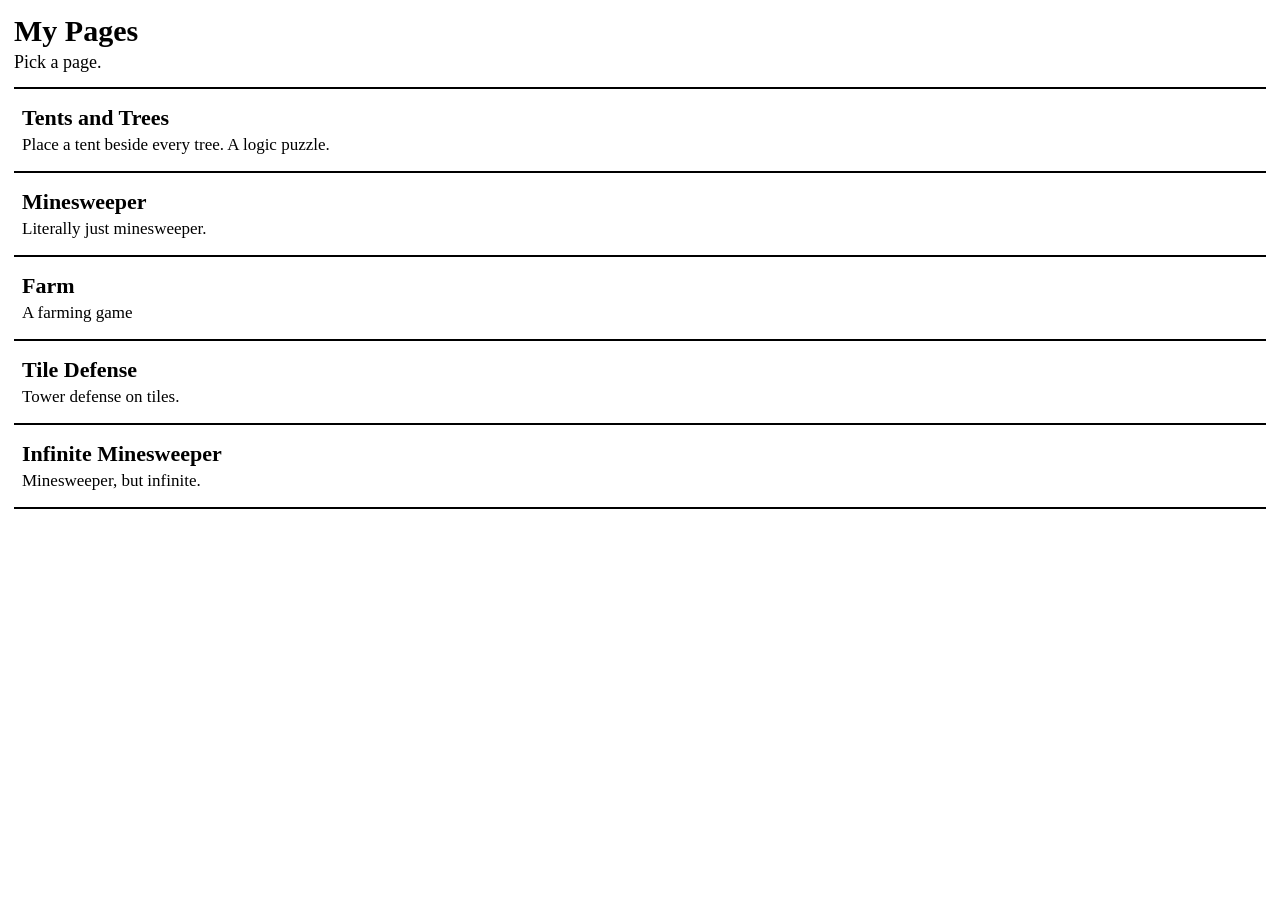
<file: index.html>
<!DOCTYPE html>
<html>
<head>
<meta charset="utf-8">
<meta name="viewport" content="width=device-width, initial-scale=1">
<title>My Pages</title>
<link rel="stylesheet" href="style.css">
</head>
<body>

<h1 id="title">My Pages</h1>
<p class="intro" id="intro">Loading the menu...</p>

<div class="menu" id="menu"></div>

<script>
// The menu is built from manifest.json. To add a page, add an entry there:
//   { "title": "...", "description": "...", "html": "pages/name.html", "css": "pages/name.css" }

function el(id) { return document.getElementById(id); }

function esc(s) {
  return String(s === undefined || s === null ? '' : s)
    .replace(/&/g, '&amp;').replace(/</g, '&lt;').replace(/>/g, '&gt;').replace(/"/g, '&quot;');
}

function loadManifest() {
  var req = new XMLHttpRequest();
  // Synchronous on purpose: no async code, so it works on simple browsers like the Kindle's.
  req.open('GET', 'manifest.json?t=' + new Date().getTime(), false);
  try { req.send(null); } catch (e) { return null; }
  if ((req.status !== 200 && req.status !== 0) || !req.responseText) return null;
  try { return JSON.parse(req.responseText); } catch (e2) { return 'bad'; }
}

function buildMenu() {
  var m = loadManifest();
  if (m === null) {
    el('intro').innerHTML = 'Could not load manifest.json. It must be in the same folder as index.html, and the site must be opened from a web server (like GitHub Pages), not straight from your computer.';
    return;
  }
  if (m === 'bad' || !m.pages) {
    el('intro').innerHTML = 'manifest.json has a mistake in it. Check for a missing comma, quote or bracket.';
    return;
  }
  if (m.title) { el('title').innerHTML = esc(m.title); document.title = m.title; }
  el('intro').innerHTML = esc(m.intro || '');

  var h = '', i, p;
  for (i = 0; i < m.pages.length; i++) {
    p = m.pages[i];
    if (!p || !p.html) continue;
    h += '<a class="item" href="' + esc(p.html) + '">' +
         '<span class="title">' + esc(p.title || p.html) + '</span>' +
         (p.description ? '<span class="desc">' + esc(p.description) + '</span>' : '') +
         '</a>';
  }
  el('menu').innerHTML = h || '<p class="intro">No pages in manifest.json yet.</p>';
}

buildMenu();
</script>
</body>
</html>
</file>
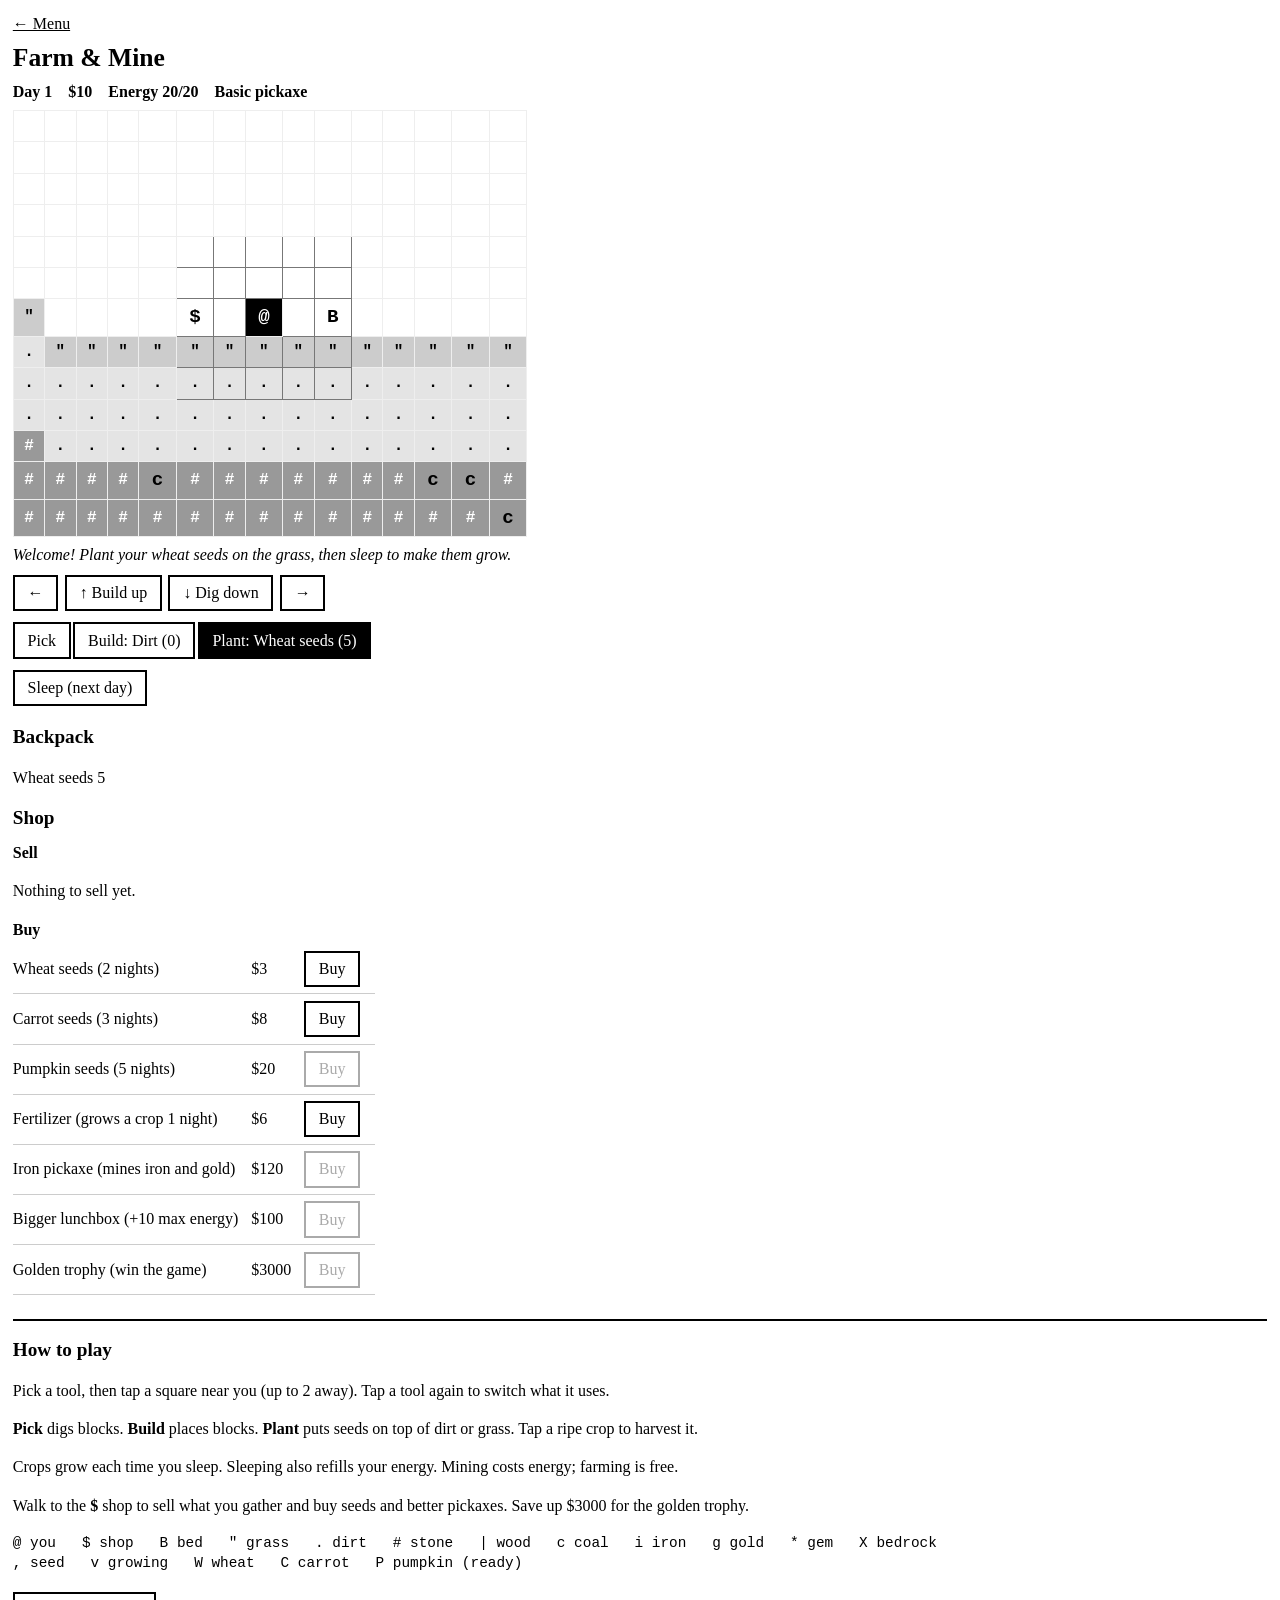
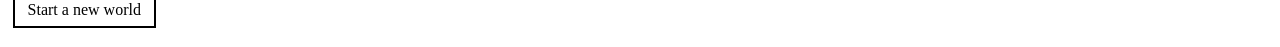
<file: pages/farm.html>
<!DOCTYPE html>
<html>
<head>
<meta charset="utf-8">
<meta name="viewport" content="width=device-width, initial-scale=1">
<title>Farm &amp; Mine</title>
<link rel="stylesheet" href="farm.css">
</head>
<body>
<p class="top"><a href="../index.html">&larr; Menu</a></p>
<h1>Farm &amp; Mine</h1>

<div id="hud"></div>
<div id="map"></div>
<p id="msg"></p>

<div class="row">
  <button onclick="move(-1)">&larr;</button>
  <button onclick="buildUp()">&uarr; Build up</button>
  <button onclick="digDown()">&darr; Dig down</button>
  <button onclick="move(1)">&rarr;</button>
</div>
<div class="row" id="tools"></div>
<div class="row">
  <button onclick="sleep()">Sleep (next day)</button>
</div>

<div id="inv"></div>
<div id="shop"></div>

<div class="help">
  <h2>How to play</h2>
  <p>Pick a tool, then tap a square near you (up to 2 away). Tap a tool again to switch what it uses.</p>
  <p><b>Pick</b> digs blocks. <b>Build</b> places blocks. <b>Plant</b> puts seeds on top of dirt or grass. Tap a ripe crop to harvest it.</p>
  <p>Crops grow each time you sleep. Sleeping also refills your energy. Mining costs energy; farming is free.</p>
  <p>Walk to the <b>$</b> shop to sell what you gather and buy seeds and better pickaxes. Save up $3000 for the golden trophy.</p>
  <p class="legend">@ you &nbsp; $ shop &nbsp; B bed &nbsp; " grass &nbsp; . dirt &nbsp; # stone &nbsp; | wood &nbsp; c coal &nbsp; i iron &nbsp; g gold &nbsp; * gem &nbsp; X bedrock<br>
  , seed &nbsp; v growing &nbsp; W wheat &nbsp; C carrot &nbsp; P pumpkin (ready)</p>
  <p><button onclick="newGame(true)">Start a new world</button></p>
</div>

<script>
var W = 60, H = 30, VW = 15, VH = 13;
var SX = 28, SY = 7, BX = 32;
var AIR = 0, GRASS = 1, DIRT = 2, STONE = 3, COAL = 4, IRON = 5, GOLD = 6, GEM = 7, BEDROCK = 8, WOOD = 9, SHOP = 10, BED = 11;
var T = [
  { n: 'air', ch: '' },
  { n: 'grass', ch: '"', drop: 'dirt', cost: 1, tier: 1 },
  { n: 'dirt', ch: '.', drop: 'dirt', cost: 1, tier: 1 },
  { n: 'stone', ch: '#', drop: 'stone', cost: 2, tier: 1 },
  { n: 'coal', ch: 'c', drop: 'coal', cost: 2, tier: 1 },
  { n: 'iron', ch: 'i', drop: 'iron', cost: 2, tier: 2 },
  { n: 'gold', ch: 'g', drop: 'gold', cost: 3, tier: 2 },
  { n: 'gem', ch: '*', drop: 'gem', cost: 3, tier: 3 },
  { n: 'bedrock', ch: 'X' },
  { n: 'wood', ch: '|', drop: 'wood', cost: 1, tier: 1 },
  { n: 'shop', ch: '$' },
  { n: 'bed', ch: 'B' }
];
var CROPS = {
  wheat: { days: 2, min: 1, max: 3, ch: 'W' },
  carrot: { days: 3, min: 1, max: 2, ch: 'C' },
  pumpkin: { days: 5, min: 1, max: 2, ch: 'P' }
};
var SELL = { dirt: 1, stone: 1, wood: 3, coal: 6, iron: 15, gold: 40, gem: 120, wheat: 6, carrot: 14, pumpkin: 35 };
var NAMES = {
  dirt: 'Dirt', stone: 'Stone', wood: 'Wood', coal: 'Coal', iron: 'Iron', gold: 'Gold', gem: 'Gem',
  wheat: 'Wheat', carrot: 'Carrot', pumpkin: 'Pumpkin',
  wheatSeed: 'Wheat seeds', carrotSeed: 'Carrot seeds', pumpkinSeed: 'Pumpkin seeds', fert: 'Fertilizer'
};
var PLANT = ['wheat', 'carrot', 'pumpkin', 'fert'];
var BUILD = ['dirt', 'stone', 'wood'];
var BUILD_TILE = { dirt: DIRT, stone: STONE, wood: WOOD };
var PICKS = ['', 'Basic pickaxe', 'Iron pickaxe', 'Diamond pickaxe'];

var g = null;
var msg = '';

function rnd(n) { return Math.floor(Math.random() * n); }
function key(x, y) { return x + ',' + y; }
function inside(x, y) { return x >= 0 && x < W && y >= 0 && y < H; }
function get(x, y) { return inside(x, y) ? g.world[y][x] : BEDROCK; }
function solid(t) { return t >= GRASS && t <= WOOD; }
function open(x, y) { return inside(x, y) && !solid(g.world[y][x]); }
function count(id) { return g.inv[id] || 0; }
function add(id, n) { g.inv[id] = count(id) + n; }

function newGame(ask) {
  if (ask && !confirm('Start a new world? Your current world will be lost.')) return;
  var world = [], x, y, h = 8, surf = [];
  for (y = 0; y < H; y++) { world.push([]); for (x = 0; x < W; x++) world[y].push(AIR); }
  for (x = 0; x < W; x++) {
    var r = Math.random();
    if (r < 0.25) h--; else if (r > 0.75) h++;
    if (h < 6) h = 6; if (h > 10) h = 10;
    if (x >= 25 && x <= 35) h = 8;
    surf.push(h);
    for (y = h; y < H; y++) {
      var d = y - h;
      if (y == H - 1) world[y][x] = BEDROCK;
      else if (d == 0) world[y][x] = GRASS;
      else if (d <= 3) world[y][x] = DIRT;
      else {
        var o = Math.random();
        if (d >= 16 && o < 0.02) world[y][x] = GEM;
        else if (d >= 10 && o < 0.045) world[y][x] = GOLD;
        else if (d >= 6 && o < 0.1) world[y][x] = IRON;
        else if (o < 0.16) world[y][x] = COAL;
        else world[y][x] = STONE;
      }
    }
  }
  for (x = 2; x < W - 2; x++) {
    if (x >= 24 && x <= 36) continue;
    if (Math.random() < 0.12 && world[surf[x] - 1][x - 1] != WOOD) {
      var th = 2 + rnd(2);
      for (y = 1; y <= th; y++) world[surf[x] - y][x] = WOOD;
    }
  }
  world[SY][SX] = SHOP;
  world[SY][BX] = BED;
  g = {
    world: world, crops: {}, px: 30, py: 7,
    money: 10, day: 1, energy: 20, maxE: 20, pick: 1,
    inv: { wheatSeed: 5 }, tool: 'plant', plantSel: 0, buildSel: 0, won: false
  };
  msg = 'Welcome! Plant your wheat seeds on the grass, then sleep to make them grow.';
  draw();
}

function fall() {
  while (open(g.px, g.py + 1)) g.py++;
}

function move(d) {
  var nx = g.px + d;
  if (!inside(nx, g.py)) { msg = 'That is the edge of the world.'; }
  else if (open(nx, g.py)) { g.px = nx; msg = ''; }
  else if (open(nx, g.py - 1) && open(g.px, g.py - 1)) { g.px = nx; g.py--; msg = ''; }
  else { msg = 'Blocked. Dig through it or build up.'; }
  fall();
  draw();
}

function buildUp() {
  var id = BUILD[g.buildSel];
  if (count(id) < 1) { msg = 'You need ' + NAMES[id] + ' to build up. Tap Build to switch blocks.'; }
  else if (!open(g.px, g.py - 1)) { msg = 'No room above you.'; }
  else if (g.crops[key(g.px, g.py)]) { msg = 'Step off the crop first.'; }
  else if (get(g.px, g.py) != AIR) { msg = 'You cannot build here.'; }
  else {
    g.world[g.py][g.px] = BUILD_TILE[id];
    add(id, -1);
    g.py--;
    msg = 'You climbed up on a ' + NAMES[id].toLowerCase() + ' block.';
  }
  draw();
}

function digDown() {
  digAt(g.px, g.py + 1);
  draw();
}

function digAt(x, y) {
  var t = get(x, y);
  if (!inside(x, y) || !solid(t)) { msg = 'Nothing to dig there.'; return; }
  if (t == BEDROCK) { msg = 'Bedrock is too hard to dig.'; return; }
  var info = T[t];
  if (info.tier > g.pick) { msg = 'You need a ' + PICKS[info.tier].toLowerCase() + ' for ' + info.n + '.'; return; }
  if (g.energy < info.cost) { msg = 'Too tired. Sleep to get your energy back.'; return; }
  g.energy -= info.cost;
  g.world[y][x] = AIR;
  add(info.drop, 1);
  msg = '+1 ' + NAMES[info.drop] + '.';
  var above = key(x, y - 1);
  if (g.crops[above]) { delete g.crops[above]; msg += ' The crop on top was lost.'; }
  fall();
}

function tap(x, y) {
  if (x == g.px && y == g.py) { msg = 'That is you.'; draw(); return; }
  if (Math.abs(x - g.px) > 2 || Math.abs(y - g.py) > 2) { msg = 'Too far away. Move closer.'; draw(); return; }
  var k = key(x, y), c = g.crops[k], t = get(x, y);
  if (c) {
    var info = CROPS[c.type];
    if (c.age >= info.days) {
      var n = info.min + rnd(info.max - info.min + 1);
      add(c.type, n);
      delete g.crops[k];
      msg = 'Harvested ' + n + ' ' + NAMES[c.type].toLowerCase() + '.';
      if (Math.random() < 0.5) { add(c.type + 'Seed', 1); msg += ' Found a seed too.'; }
    } else if (g.tool == 'plant' && PLANT[g.plantSel] == 'fert' && count('fert') > 0) {
      add('fert', -1);
      c.age++;
      msg = 'Fertilized. It grew a little.';
    } else {
      var left = info.days - c.age;
      msg = NAMES[c.type] + ' needs ' + left + ' more night' + (left == 1 ? '' : 's') + '.';
    }
    draw(); return;
  }
  if (t == SHOP) { msg = 'The shop is open. Look below the buttons.'; draw(); return; }
  if (t == BED) { sleep(); return; }
  if (g.tool == 'pick') {
    digAt(x, y);
  } else if (g.tool == 'build') {
    var id = BUILD[g.buildSel];
    if (t != AIR) msg = 'Something is already there.';
    else if (count(id) < 1) msg = 'You have no ' + NAMES[id].toLowerCase() + '.';
    else { g.world[y][x] = BUILD_TILE[id]; add(id, -1); msg = 'Placed ' + NAMES[id].toLowerCase() + '.'; }
  } else {
    var p = PLANT[g.plantSel];
    var below = get(x, y + 1);
    if (p == 'fert') msg = 'Tap a growing crop to use fertilizer.';
    else if (t != AIR) msg = 'Seeds go in an empty square.';
    else if (below != GRASS && below != DIRT) msg = 'Seeds need dirt or grass under them.';
    else if (count(p + 'Seed') < 1) msg = 'You have no ' + NAMES[p + 'Seed'].toLowerCase() + '. Buy some at the shop.';
    else { add(p + 'Seed', -1); g.crops[k] = { type: p, age: 0 }; msg = 'Planted ' + NAMES[p].toLowerCase() + '.'; }
  }
  draw();
}

function sleep() {
  g.day++;
  g.energy = g.maxE;
  var grew = 0;
  for (var k in g.crops) {
    if (!g.crops.hasOwnProperty(k)) continue;
    var parts = k.split(','), b = get(parseInt(parts[0], 10), parseInt(parts[1], 10) + 1);
    if (b == GRASS || b == DIRT) { g.crops[k].age++; grew++; }
  }
  msg = 'Good morning! Day ' + g.day + '. Energy is full.' + (grew ? ' Your crops grew.' : '');
  draw();
}

function setTool(t) {
  if (g.tool == t) {
    if (t == 'plant') g.plantSel = (g.plantSel + 1) % PLANT.length;
    if (t == 'build') g.buildSel = (g.buildSel + 1) % BUILD.length;
  }
  g.tool = t;
  msg = '';
  draw();
}

function nearShop() { return Math.abs(g.px - SX) <= 2 && Math.abs(g.py - SY) <= 1; }

function buyList() {
  var list = [
    { id: 'wheatSeed', label: 'Wheat seeds (2 nights)', price: 3 },
    { id: 'carrotSeed', label: 'Carrot seeds (3 nights)', price: 8 },
    { id: 'pumpkinSeed', label: 'Pumpkin seeds (5 nights)', price: 20 },
    { id: 'fert', label: 'Fertilizer (grows a crop 1 night)', price: 6 }
  ];
  if (g.pick < 2) list.push({ id: 'pick2', label: 'Iron pickaxe (mines iron and gold)', price: 120 });
  else if (g.pick < 3) list.push({ id: 'pick3', label: 'Diamond pickaxe (mines gems)', price: 500 });
  if (g.maxE < 50) list.push({ id: 'lunch', label: 'Bigger lunchbox (+10 max energy)', price: 100 * ((g.maxE - 20) / 10 + 1) });
  if (!g.won) list.push({ id: 'trophy', label: 'Golden trophy (win the game)', price: 3000 });
  return list;
}

function buy(id) {
  var list = buyList(), item = null;
  for (var i = 0; i < list.length; i++) if (list[i].id == id) item = list[i];
  if (!item) return;
  if (g.money < item.price) { msg = 'Not enough money.'; draw(); return; }
  g.money -= item.price;
  if (id == 'pick2') g.pick = 2;
  else if (id == 'pick3') g.pick = 3;
  else if (id == 'lunch') { g.maxE += 10; g.energy += 10; }
  else if (id == 'trophy') g.won = true;
  else add(id, 1);
  msg = id == 'trophy' ? 'You bought the golden trophy. You win! Keep playing if you like.' : 'Bought ' + item.label.split(' (')[0].toLowerCase() + '.';
  draw();
}

function sell(id, n) {
  var have = count(id);
  if (n > have) n = have;
  if (n < 1) return;
  add(id, -n);
  g.money += n * SELL[id];
  msg = 'Sold ' + n + ' ' + NAMES[id].toLowerCase() + ' for $' + (n * SELL[id]) + '.';
  draw();
}

function cellHTML(x, y) {
  var t = get(x, y), cls = T[t].n, ch = T[t].ch, c = g.crops[key(x, y)];
  if (c) {
    var info = CROPS[c.type];
    if (c.age >= info.days) { ch = info.ch; cls = 'ripe'; }
    else { ch = c.age == 0 ? ',' : 'v'; cls = 'crop'; }
  }
  if (x == g.px && y == g.py) { ch = '@'; cls = 'me'; }
  else if (Math.abs(x - g.px) <= 2 && Math.abs(y - g.py) <= 2) cls += ' r';
  return '<td class="' + cls + '" data-x="' + x + '" data-y="' + y + '">' + (ch === '' ? '&nbsp;' : ch) + '</td>';
}

function draw() {
  var cx = g.px - Math.floor(VW / 2), cy = g.py - Math.floor(VH / 2);
  if (cx < 0) cx = 0; if (cx > W - VW) cx = W - VW;
  if (cy < 0) cy = 0; if (cy > H - VH) cy = H - VH;
  var h = '<table class="world">', x, y;
  for (y = cy; y < cy + VH; y++) {
    h += '<tr>';
    for (x = cx; x < cx + VW; x++) h += cellHTML(x, y);
    h += '</tr>';
  }
  document.getElementById('map').innerHTML = h + '</table>';

  document.getElementById('hud').innerHTML =
    '<span>Day ' + g.day + '</span><span>$' + g.money + '</span><span>Energy ' + g.energy + '/' + g.maxE + '</span>' +
    '<span>' + PICKS[g.pick] + '</span>' + (g.won ? '<span>Trophy won</span>' : '');
  document.getElementById('msg').innerHTML = msg || '&nbsp;';

  var p = PLANT[g.plantSel], b = BUILD[g.buildSel];
  var pName = p == 'fert' ? 'Fertilizer' : NAMES[p + 'Seed'], pCount = count(p == 'fert' ? 'fert' : p + 'Seed');
  document.getElementById('tools').innerHTML =
    '<button class="' + (g.tool == 'pick' ? 'on' : '') + '" onclick="setTool(\'pick\')">Pick</button>' +
    '<button class="' + (g.tool == 'build' ? 'on' : '') + '" onclick="setTool(\'build\')">Build: ' + NAMES[b] + ' (' + count(b) + ')</button>' +
    '<button class="' + (g.tool == 'plant' ? 'on' : '') + '" onclick="setTool(\'plant\')">Plant: ' + pName + ' (' + pCount + ')</button>';

  var inv = [], id;
  for (id in NAMES) if (NAMES.hasOwnProperty(id) && count(id) > 0) inv.push(NAMES[id] + ' ' + count(id));
  document.getElementById('inv').innerHTML = '<h2>Backpack</h2><p>' + (inv.length ? inv.join(', ') : 'Empty') + '</p>';

  var s = '<h2>Shop</h2>';
  if (!nearShop()) {
    s += '<p>Walk to the $ on the surface to buy and sell.</p>';
  } else {
    var rows = '';
    for (id in SELL) {
      if (!SELL.hasOwnProperty(id) || count(id) < 1) continue;
      rows += '<tr><td>' + NAMES[id] + ' x' + count(id) + '</td><td>$' + SELL[id] + ' each</td><td>' +
        '<button onclick="sell(\'' + id + '\',1)">Sell 1</button> <button onclick="sell(\'' + id + '\',9999)">Sell all</button></td></tr>';
    }
    s += '<h3>Sell</h3>' + (rows ? '<table class="list">' + rows + '</table>' : '<p>Nothing to sell yet.</p>');
    var list = buyList();
    rows = '';
    for (var i = 0; i < list.length; i++) {
      rows += '<tr><td>' + list[i].label + '</td><td>$' + list[i].price + '</td><td><button ' +
        (g.money < list[i].price ? 'disabled ' : '') + 'onclick="buy(\'' + list[i].id + '\')">Buy</button></td></tr>';
    }
    s += '<h3>Buy</h3><table class="list">' + rows + '</table>';
  }
  document.getElementById('shop').innerHTML = s;
  save();
}

function save() {
  try { localStorage.setItem('farmmine1', JSON.stringify(g)); } catch (e) {}
}

function load() {
  try {
    var s = localStorage.getItem('farmmine1');
    if (s) { g = JSON.parse(s); if (g && g.world) { msg = 'Welcome back! Day ' + g.day + '.'; draw(); return true; } }
  } catch (e) {}
  return false;
}

document.getElementById('map').onclick = function (e) {
  e = e || window.event;
  var t = e.target || e.srcElement;
  while (t && t.nodeName != 'TD') t = t.parentNode;
  if (!t) return;
  tap(parseInt(t.getAttribute('data-x'), 10), parseInt(t.getAttribute('data-y'), 10));
};

if (!load()) newGame(false);
</script>
</body>
</html>
</file>
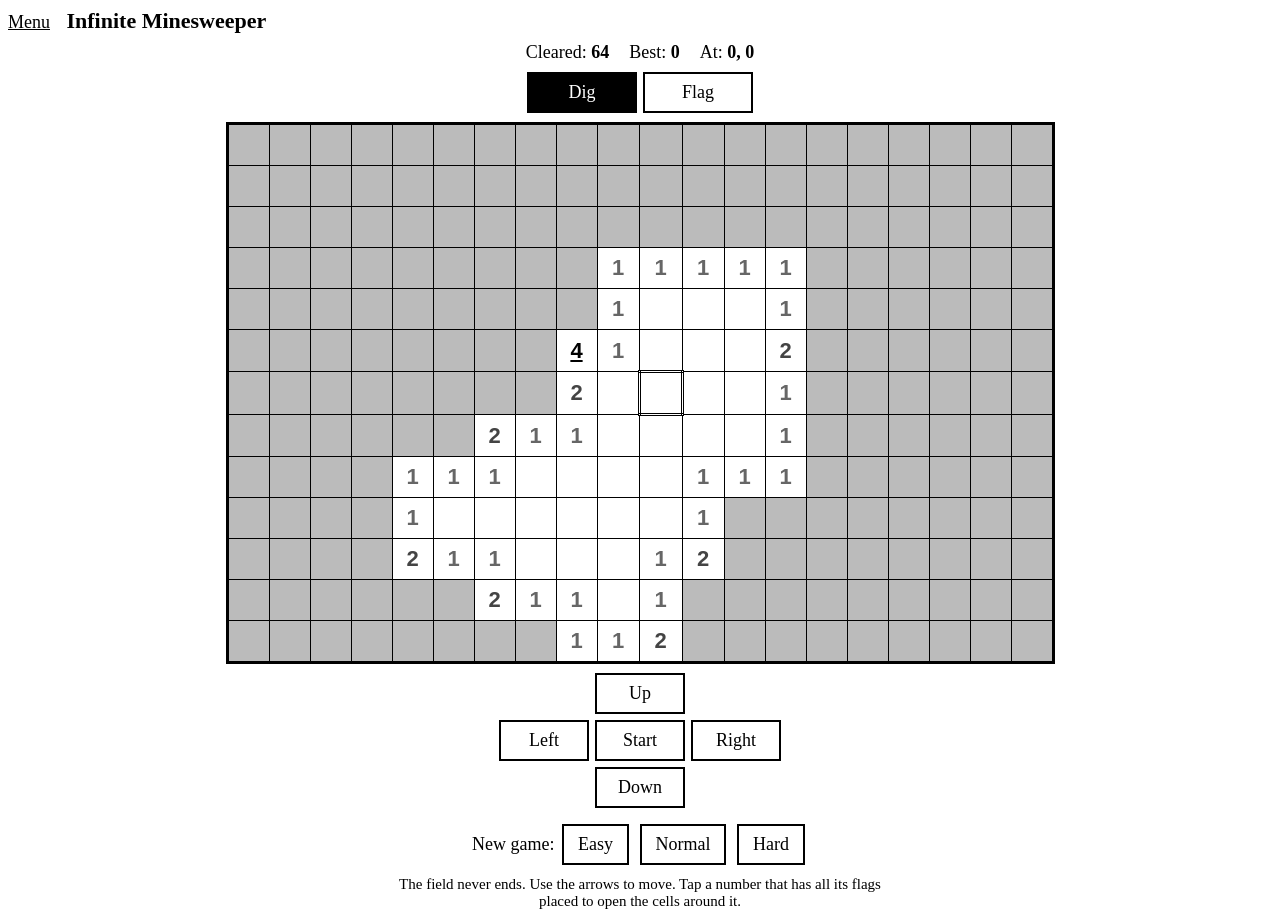
<file: pages/infinite-minesweeper.html>
<!DOCTYPE html>
<html>
<head>
<meta charset="utf-8">
<meta name="viewport" content="width=device-width, initial-scale=1">
<title>Infinite Minesweeper</title>
<link rel="stylesheet" href="infinite-minesweeper.css">
</head>
<body>

<div id="top">
  <a href="../index.html" class="back">Menu</a>
  <span class="title">Infinite Minesweeper</span>
</div>

<table id="bar"><tr>
  <td>Cleared: <b id="score">0</b></td>
  <td>Best: <b id="best">0</b></td>
  <td>At: <b id="pos">0, 0</b></td>
</tr></table>

<table id="modes"><tr>
  <td><button id="modeDig" class="on" onclick="setMode('dig')">Dig</button></td>
  <td><button id="modeFlag" onclick="setMode('flag')">Flag</button></td>
</tr></table>

<div id="msg"></div>

<table id="board"></table>

<table id="pad">
  <tr><td></td><td><button onclick="pan(0,-1)">Up</button></td><td></td></tr>
  <tr>
    <td><button onclick="pan(-1,0)">Left</button></td>
    <td><button onclick="goHome()">Start</button></td>
    <td><button onclick="pan(1,0)">Right</button></td>
  </tr>
  <tr><td></td><td><button onclick="pan(0,1)">Down</button></td><td></td></tr>
</table>

<div id="newgame">
  New game:
  <button onclick="newGame(12)">Easy</button>
  <button onclick="newGame(16)">Normal</button>
  <button onclick="newGame(20)">Hard</button>
</div>

<p class="help">The field never ends. Use the arrows to move. Tap a number that has all its flags placed to open the cells around it.</p>

<script>
/* Plain ES5, all synchronous, for the Kindle browser. */

var SAVE_KEY = 'infMines1';
var BEST_KEY = 'infMinesBest';
var CELL = 42;          /* must match td size in the CSS */
var MAX_FLOOD = 4000;   /* safety cap on one flood fill */

var cols = 10, rows = 12;
var seed, density;      /* density = percent of cells that are mines */
var open, flags;        /* maps "x,y" -> number / true */
var viewX, viewY;       /* top-left cell of the view */
var alive, hitKey, mode = 'dig';
var cleared = 0, best = 0;

/* ---------- deterministic mines ---------- */

function imul(a, b) {
  var ah = (a >>> 16) & 0xffff, al = a & 0xffff;
  var bh = (b >>> 16) & 0xffff, bl = b & 0xffff;
  return ((al * bl) + (((ah * bl + al * bh) << 16) >>> 0)) | 0;
}

function hash(x, y) {
  var h = seed | 0;
  h = imul(h ^ (x | 0), 0x9E3779B1);
  h = imul(h ^ (y | 0), 0x85EBCA77);
  h = h ^ (h >>> 15);
  h = imul(h, 0xC2B2AE3D);
  h = h ^ (h >>> 13);
  return h >>> 0;
}

function isMine(x, y) {
  if (x >= -1 && x <= 1 && y >= -1 && y <= 1) return false; /* safe start */
  return (hash(x, y) % 100) < density;
}

function countAround(x, y) {
  var n = 0, dx, dy;
  for (dx = -1; dx <= 1; dx++)
    for (dy = -1; dy <= 1; dy++)
      if ((dx || dy) && isMine(x + dx, y + dy)) n++;
  return n;
}

function key(x, y) { return x + ',' + y; }

/* ---------- saving ---------- */

function save() {
  var o = [], f = [], k;
  for (k in open) if (open.hasOwnProperty(k)) o.push(k);
  for (k in flags) if (flags.hasOwnProperty(k)) f.push(k);
  try {
    localStorage.setItem(SAVE_KEY, JSON.stringify({
      s: seed, d: density, o: o, f: f, vx: viewX, vy: viewY, a: alive, h: hitKey
    }));
    localStorage.setItem(BEST_KEY, String(best));
  } catch (e) {}
}

function load() {
  var raw = null, data, i, p;
  try { best = parseInt(localStorage.getItem(BEST_KEY), 10) || 0; } catch (e) { best = 0; }
  try { raw = localStorage.getItem(SAVE_KEY); } catch (e) {}
  if (!raw) return false;
  try { data = JSON.parse(raw); } catch (e) { return false; }
  seed = data.s; density = data.d;
  viewX = data.vx; viewY = data.vy;
  alive = data.a; hitKey = data.h || null;
  open = {}; flags = {}; cleared = 0;
  for (i = 0; i < data.o.length; i++) {
    p = data.o[i].split(',');
    open[data.o[i]] = countAround(+p[0], +p[1]);
    cleared++;
  }
  for (i = 0; i < data.f.length; i++) flags[data.f[i]] = true;
  return true;
}

/* ---------- game ---------- */

function newGame(d) {
  seed = Math.floor(Math.random() * 2147483647);
  density = d;
  open = {}; flags = {};
  alive = true; hitKey = null; cleared = 0;
  centerOn(0, 0);
  dig(0, 0);
  setMode('dig');
  save();
  draw();
}

function centerOn(x, y) {
  viewX = x - Math.floor(cols / 2);
  viewY = y - Math.floor(rows / 2);
}

function dig(x, y) {
  var k = key(x, y);
  if (open.hasOwnProperty(k) || flags[k]) return;
  if (isMine(x, y)) {
    alive = false; hitKey = k;
    return;
  }
  var stack = [x, y], done = 0, cx, cy, ck, n, dx, dy, nk;
  while (stack.length && done < MAX_FLOOD) {
    cy = stack.pop(); cx = stack.pop();
    ck = key(cx, cy);
    if (open.hasOwnProperty(ck) || flags[ck]) continue;
    n = countAround(cx, cy);
    open[ck] = n; cleared++; done++;
    if (n === 0) {
      for (dx = -1; dx <= 1; dx++)
        for (dy = -1; dy <= 1; dy++) {
          if (!dx && !dy) continue;
          nk = key(cx + dx, cy + dy);
          if (!open.hasOwnProperty(nk) && !flags[nk]) stack.push(cx + dx, cy + dy);
        }
    }
  }
}

function chord(x, y) {
  var n = open[key(x, y)], f = 0, dx, dy;
  for (dx = -1; dx <= 1; dx++)
    for (dy = -1; dy <= 1; dy++)
      if ((dx || dy) && flags[key(x + dx, y + dy)]) f++;
  if (f !== n) return;
  for (dx = -1; dx <= 1; dx++)
    for (dy = -1; dy <= 1; dy++)
      if ((dx || dy) && alive) dig(x + dx, y + dy);
}

function tap(x, y) {
  if (!alive) return;
  var k = key(x, y);
  if (open.hasOwnProperty(k)) {
    if (open[k] > 0) chord(x, y);
  } else if (mode === 'flag') {
    if (flags[k]) delete flags[k]; else flags[k] = true;
  } else {
    dig(x, y);
  }
  if (cleared > best) best = cleared;
  save();
  draw();
}

/* ---------- controls ---------- */

function setMode(m) {
  mode = m;
  document.getElementById('modeDig').className = (m === 'dig') ? 'on' : '';
  document.getElementById('modeFlag').className = (m === 'flag') ? 'on' : '';
}

function pan(dx, dy) {
  viewX += dx * Math.max(1, Math.floor(cols / 2));
  viewY += dy * Math.max(1, Math.floor(rows / 2));
  save();
  draw();
}

function goHome() {
  centerOn(0, 0);
  save();
  draw();
}

/* ---------- drawing ---------- */

function draw() {
  var html = [], x, y, k, cls, txt, mine;
  for (y = viewY; y < viewY + rows; y++) {
    html.push('<tr>');
    for (x = viewX; x < viewX + cols; x++) {
      k = key(x, y);
      cls = 'c'; txt = '';
      if (open.hasOwnProperty(k)) {
        cls += ' o';
        if (open[k] > 0) { txt = open[k]; cls += ' n' + open[k]; }
      } else if (!alive) {
        mine = isMine(x, y);
        if (k === hitKey) { cls += ' hit'; txt = '*'; }
        else if (flags[k] && !mine) { cls += ' bad'; txt = 'X'; }
        else if (flags[k]) { cls += ' f'; txt = 'F'; }
        else if (mine) { cls += ' m'; txt = '*'; }
      } else if (flags[k]) {
        cls += ' f'; txt = 'F';
      }
      if (x === 0 && y === 0) cls += ' home';
      html.push('<td class="' + cls + '" data-x="' + x + '" data-y="' + y + '">' + txt + '</td>');
    }
    html.push('</tr>');
  }
  document.getElementById('board').innerHTML = html.join('');
  document.getElementById('score').innerHTML = cleared;
  document.getElementById('best').innerHTML = best;
  document.getElementById('pos').innerHTML =
    (viewX + Math.floor(cols / 2)) + ', ' + (-(viewY + Math.floor(rows / 2)));
  document.getElementById('msg').innerHTML = alive ? '' :
    'You hit a mine after clearing ' + cleared + ' cells. Pick a level below to play again.';
  document.getElementById('msg').className = alive ? '' : 'show';
}

function fitBoard() {
  var w = window.innerWidth || document.documentElement.clientWidth || 600;
  var h = window.innerHeight || document.documentElement.clientHeight || 800;
  cols = Math.floor((w - 16) / CELL);
  rows = Math.floor((h - 330) / CELL);
  if (cols < 7) cols = 7; if (cols > 20) cols = 20;
  if (rows < 7) rows = 7; if (rows > 22) rows = 22;
}

document.getElementById('board').onclick = function (e) {
  e = e || window.event;
  var t = e.target || e.srcElement;
  if (!t || t.tagName !== 'TD') return;
  tap(parseInt(t.getAttribute('data-x'), 10), parseInt(t.getAttribute('data-y'), 10));
};

fitBoard();
if (load()) { draw(); } else { newGame(16); }
</script>
</body>
</html>
</file>
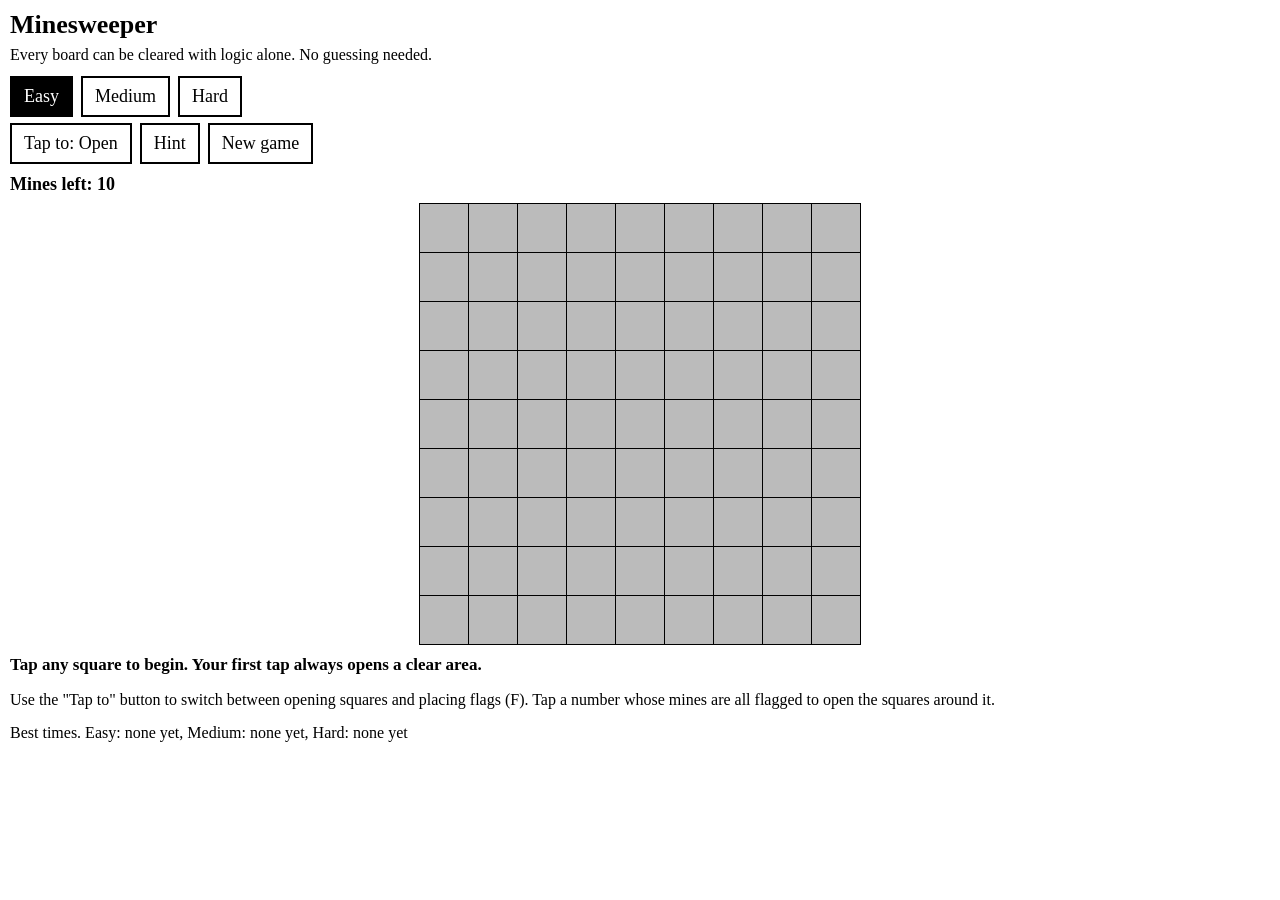
<file: pages/minesweep.html>
<!DOCTYPE html>
<html>
<head>
<meta charset="utf-8">
<meta name="viewport" content="width=device-width, initial-scale=1">
<title>Minesweeper</title>
<link rel="stylesheet" href="minesweep.css">
</head>
<body>
<h1>Minesweeper</h1>
<p>Every board can be cleared with logic alone. No guessing needed.</p>
<div>
  <button id="b-easy" onclick="setLevel('easy')">Easy</button>
  <button id="b-medium" onclick="setLevel('medium')">Medium</button>
  <button id="b-hard" onclick="setLevel('hard')">Hard</button>
</div>
<div>
  <button id="mode" onclick="toggleMode()">Tap to: Open</button>
  <button onclick="hint()">Hint</button>
  <button onclick="newGame()">New game</button>
</div>
<div id="info"></div>
<div id="board"></div>
<div id="msg"></div>
<p>Use the "Tap to" button to switch between opening squares and placing flags (F). Tap a number whose mines are all flagged to open the squares around it.</p>
<p id="best"></p>
<script>
function zeros(n){ var a = new Array(n); for (var i = 0; i < n; i++) a[i] = 0; return a; }

function neighbors(W, H){
  var nb = [], x, y, dx, dy, a, nx, ny;
  for (y = 0; y < H; y++) for (x = 0; x < W; x++){
    a = [];
    for (dy = -1; dy <= 1; dy++) for (dx = -1; dx <= 1; dx++){
      if (!dx && !dy) continue;
      nx = x + dx; ny = y + dy;
      if (nx >= 0 && ny >= 0 && nx < W && ny < H) a.push(ny * W + nx);
    }
    nb[y * W + x] = a;
  }
  return nb;
}

function counts(mine, nb, N){
  var num = zeros(N), i, j, c;
  for (i = 0; i < N; i++) if (!mine[i]){
    c = 0; for (j = 0; j < nb[i].length; j++) c += mine[nb[i][j]];
    num[i] = c;
  }
  return num;
}

// Returns an array: 1 = certainly safe, 2 = certainly mine, 0 = unknown. Or null if nothing is certain.
function deduce(N, nb, num, rev, flg, M, limit){
  var mark = zeros(N), found = 0, i, j, k, n, c;
  function add(c, v){ if (!mark[c]){ mark[c] = v; found++; } }
  var revN = 0, flgN = 0;
  for (i = 0; i < N; i++){ if (rev[i]) revN++; else if (flg[i]) flgN++; }

  var cons = [], cellCons = [];
  for (i = 0; i < N; i++) cellCons[i] = null;
  for (i = 0; i < N; i++){
    if (!rev[i] || !num[i]) continue;
    var f = 0, u = [];
    for (j = 0; j < nb[i].length; j++){ n = nb[i][j]; if (flg[n]) f++; else if (!rev[n]) u.push(n); }
    if (!u.length) continue;
    var need = num[i] - f;
    if (need === 0) for (j = 0; j < u.length; j++) add(u[j], 1);
    else if (need === u.length) for (j = 0; j < u.length; j++) add(u[j], 2);
    k = cons.length; cons.push({ cells: u, need: need });
    for (j = 0; j < u.length; j++){ if (!cellCons[u[j]]) cellCons[u[j]] = []; cellCons[u[j]].push(k); }
  }
  if (found) return mark;

  // Pairwise reasoning between overlapping numbers
  var stampA = zeros(N), stampB = zeros(N), done = zeros(cons.length);
  for (var a = 0; a < cons.length; a++){
    var A = cons[a];
    for (j = 0; j < A.cells.length; j++) stampA[A.cells[j]] = a + 1;
    for (j = 0; j < A.cells.length; j++){
      var lst = cellCons[A.cells[j]];
      for (var q = 0; q < lst.length; q++){
        var b = lst[q];
        if (b <= a || done[b] === a + 1) continue;
        done[b] = a + 1;
        var B = cons[b], inter = 0;
        for (k = 0; k < B.cells.length; k++){ stampB[B.cells[k]] = b + 1; if (stampA[B.cells[k]] === a + 1) inter++; }
        var oA = A.cells.length - inter, oB = B.cells.length - inter;
        var maxI = Math.min(inter, A.need, B.need);
        var minI = Math.max(0, A.need - oA, B.need - oB);
        var lo, hi;
        if (oA){
          lo = A.need - maxI; hi = A.need - minI;
          if (hi === 0 || lo === oA) for (k = 0; k < A.cells.length; k++) if (stampB[A.cells[k]] !== b + 1) add(A.cells[k], hi === 0 ? 1 : 2);
        }
        if (oB){
          lo = B.need - maxI; hi = B.need - minI;
          if (hi === 0 || lo === oB) for (k = 0; k < B.cells.length; k++) if (stampA[B.cells[k]] !== a + 1) add(B.cells[k], hi === 0 ? 1 : 2);
        }
        for (k = 0; k < B.cells.length; k++) stampB[B.cells[k]] = 0;
      }
    }
  }
  if (found) return mark;

  var rem = M - flgN, unk = N - revN - flgN;
  if (unk > 0 && (rem === 0 || rem === unk)){
    for (i = 0; i < N; i++) if (!rev[i] && !flg[i]) add(i, rem === 0 ? 1 : 2);
    return mark;
  }

  // Exhaustive check of each connected frontier group
  var seen = zeros(N), cstamp = zeros(cons.length), comps = [], frontier = 0;
  for (var s = 0; s < N; s++){
    if (!cellCons[s] || seen[s]) continue;
    var cells = [s], ccl = [];
    seen[s] = 1;
    for (var h = 0; h < cells.length; h++){
      var cl = cellCons[cells[h]];
      for (j = 0; j < cl.length; j++){
        k = cl[j]; if (cstamp[k]) continue; cstamp[k] = 1; ccl.push(k);
        for (var t = 0; t < cons[k].cells.length; t++){ c = cons[k].cells[t]; if (!seen[c]){ seen[c] = 1; cells.push(c); } }
      }
    }
    var comp = { cells: cells, cons: ccl };
    enumerate(comp, cons, N, limit);
    frontier += cells.length;
    comps.push(comp);
  }
  var nonF = unk - frontier, sumMin = 0, sumMax = 0;
  for (i = 0; i < comps.length; i++){ sumMin += comps[i].minK; sumMax += comps[i].maxK; }
  for (i = 0; i < comps.length; i++){
    var C = comps[i]; if (!C.ok) continue;
    var klo = Math.max(C.minK, rem - (sumMax - C.maxK) - nonF);
    var khi = Math.min(C.maxK, rem - (sumMin - C.minK));
    var tot = 0, cnt = zeros(C.cells.length);
    for (k = klo; k <= khi; k++){
      if (!C.sols[k]) continue;
      tot += C.sols[k];
      for (j = 0; j < cnt.length; j++) cnt[j] += C.mk[k][j];
    }
    if (!tot) continue;
    for (j = 0; j < cnt.length; j++){
      if (cnt[j] === 0) add(C.cells[j], 1);
      else if (cnt[j] === tot) add(C.cells[j], 2);
    }
  }
  if (nonF > 0){
    var allSafe = rem - sumMin <= 0, allMine = rem - sumMax >= nonF;
    if (allSafe || allMine) for (i = 0; i < N; i++)
      if (!rev[i] && !flg[i] && !cellCons[i]) add(i, allSafe ? 1 : 2);
  }
  return found ? mark : null;
}

function enumerate(comp, cons, N, limit){
  var L = comp.cells.length, j, q;
  comp.ok = false; comp.minK = 0; comp.maxK = L;
  if (L > 64) return;
  var loc = {};
  for (j = 0; j < L; j++) loc[comp.cells[j]] = j;
  var cc = [], byCell = [];
  for (j = 0; j < L; j++) byCell[j] = [];
  for (q = 0; q < comp.cons.length; q++){
    var K = cons[comp.cons[q]];
    cc.push({ need: K.need, m: 0, u: K.cells.length });
    for (j = 0; j < K.cells.length; j++) byCell[loc[K.cells[j]]].push(q);
  }
  var assign = zeros(L), sols = zeros(L + 1), mk = [], nodes = 0, abort = false;
  function rec(p, k){
    if (abort) return;
    if (++nodes > limit){ abort = true; return; }
    if (p === L){
      sols[k]++;
      if (!mk[k]) mk[k] = zeros(L);
      for (var z = 0; z < L; z++) if (assign[z]) mk[k][z]++;
      return;
    }
    var lst = byCell[p], v, ok, r, X;
    for (v = 0; v < 2; v++){
      ok = true;
      for (r = 0; r < lst.length; r++){ X = cc[lst[r]]; X.u--; X.m += v; if (X.m > X.need || X.m + X.u < X.need) ok = false; }
      if (ok){ assign[p] = v; rec(p + 1, k + v); }
      for (r = 0; r < lst.length; r++){ X = cc[lst[r]]; X.u++; X.m -= v; }
      if (abort) return;
    }
  }
  rec(0, 0);
  if (abort) return;
  var lo = -1, hi = -1;
  for (j = 0; j <= L; j++) if (sols[j] > 0){ if (lo < 0) lo = j; hi = j; }
  if (lo < 0) return;
  comp.ok = true; comp.minK = lo; comp.maxK = hi; comp.sols = sols; comp.mk = mk;
}

function solve(W, H, M, mine, s, nb, limit){
  var N = W * H, num = counts(mine, nb, N), rev = zeros(N), flg = zeros(N), revN = 0, target = N - M;
  function open(i){
    var st = [i], c, j;
    while (st.length){
      c = st.pop();
      if (rev[c] || flg[c]) continue;
      if (mine[c]) throw new Error('solver opened a mine');
      rev[c] = 1; revN++;
      if (num[c] === 0) for (j = 0; j < nb[c].length; j++) if (!rev[nb[c][j]]) st.push(nb[c][j]);
    }
  }
  open(s);
  while (revN < target){
    var d = deduce(N, nb, num, rev, flg, M, limit);
    if (!d) return false;
    for (var i = 0; i < N; i++){ if (d[i] === 2) flg[i] = 1; }
    for (i = 0; i < N; i++){ if (d[i] === 1) open(i); }
  }
  return true;
}

function randomBoard(W, H, M, s){
  var N = W * H, sx = s % W, sy = Math.floor(s / W), p = [], i, x, y, k, j, t;
  for (i = 0; i < N; i++){
    x = i % W; y = Math.floor(i / W);
    if (Math.abs(x - sx) <= 1 && Math.abs(y - sy) <= 1) continue;
    p.push(i);
  }
  var mine = zeros(N);
  for (k = 0; k < M; k++){
    j = k + Math.floor(Math.random() * (p.length - k));
    t = p[k]; p[k] = p[j]; p[j] = t;
    mine[p[k]] = 1;
  }
  return mine;
}
var LEVELS = { easy: [9, 9, 10], medium: [16, 16, 40], hard: [30, 16, 99] };
var NAMES = { easy: 'Easy', medium: 'Medium', hard: 'Hard' };
var level = 'easy', flagMode = false, G = null, tds = [], hinted = -1;

function sget(k){ try { return window.localStorage ? localStorage.getItem(k) : null; } catch (e) { return null; } }
function sset(k, v){ try { if (window.localStorage) localStorage.setItem(k, v); } catch (e) {} }
function el(id){ return document.getElementById(id); }
function msg(t){ el('msg').innerHTML = t; }
function screenW(){ return window.innerWidth || document.documentElement.clientWidth || 600; }

function dims(){
  var L = LEVELS[level];
  if (level === 'hard' && screenW() < 900) return [L[1], L[0], L[2]];
  return L;
}

function setLevel(l){ level = l; sset('ms-level', l); newGame(); }

function toggleMode(){
  flagMode = !flagMode;
  var b = el('mode');
  b.innerHTML = flagMode ? 'Tap to: Flag' : 'Tap to: Open';
  b.className = flagMode ? 'on' : '';
}

function newGame(){
  var d = dims();
  G = { W: d[0], H: d[1], M: d[2], N: d[0] * d[1], status: 'ready', revN: 0, flgN: 0, hints: 0, start: 0, level: level };
  G.nb = neighbors(G.W, G.H); G.rev = zeros(G.N); G.flg = zeros(G.N);
  hinted = -1;
  el('b-easy').className = level === 'easy' ? 'on' : '';
  el('b-medium').className = level === 'medium' ? 'on' : '';
  el('b-hard').className = level === 'hard' ? 'on' : '';
  build(); info(); showBest();
  msg('Tap any square to begin. Your first tap always opens a clear area.');
}

function build(){
  var s = Math.floor((screenW() - 24) / G.W) - 1;
  if (s > 48) s = 48; if (s < 22) s = 22;
  var fs = Math.floor(s * 0.6), h = ['<table>'], x, y, i;
  for (y = 0; y < G.H; y++){
    h.push('<tr>');
    for (x = 0; x < G.W; x++){
      i = y * G.W + x;
      h.push('<td class="c" id="c' + i + '" style="width:' + s + 'px;height:' + s + 'px;font-size:' + fs + 'px"></td>');
    }
    h.push('</tr>');
  }
  h.push('</table>');
  el('board').innerHTML = h.join('');
  tds = [];
  for (i = 0; i < G.N; i++) tds[i] = el('c' + i);
}

function info(){ el('info').innerHTML = 'Mines left: ' + (G.M - G.flgN); }

function paint(i){
  var t = tds[i];
  if (G.rev[i]){ t.className = 'o'; t.innerHTML = G.num[i] ? G.num[i] : ''; }
  else if (G.flg[i]){ t.className = 'f'; t.innerHTML = 'F'; }
  else { t.className = 'c'; t.innerHTML = ''; }
}

function fmt(s){ var m = Math.floor(s / 60), r = s % 60; return m + ':' + (r < 10 ? '0' : '') + r; }

el('board').onclick = function (e){
  e = e || window.event;
  var t = e.target || e.srcElement;
  while (t && t.tagName !== 'TD'){ if (t.id === 'board') return; t = t.parentNode; }
  if (!t) return;
  tap(parseInt(t.id.substring(1), 10));
};

function clearHint(){ if (hinted >= 0 && tds[hinted]){ var i = hinted; hinted = -1; paint(i); } }

function tap(i){
  if (G.status !== 'ready' && G.status !== 'playing') return;
  clearHint();
  if (flagMode && !G.rev[i]){
    if (G.status === 'ready'){ msg('Open a square first, then place flags.'); return; }
    G.flg[i] = G.flg[i] ? 0 : 1; G.flgN += G.flg[i] ? 1 : -1;
    paint(i); info(); return;
  }
  if (G.status === 'ready'){
    G.status = 'busy';
    msg('Building your board...');
    var g = G;
    setTimeout(function (){
      if (G !== g) return;
      var m, tries = 0;
      do { tries++; m = randomBoard(g.W, g.H, g.M, i); } while (!solve(g.W, g.H, g.M, m, i, g.nb, 20000) && tries < 5000);
      g.mine = m; g.num = counts(m, g.nb, g.N);
      g.status = 'playing'; g.start = new Date().getTime();
      msg('');
      openAt(i);
    }, 60);
    return;
  }
  openAt(i);
}

function flood(i){
  if (G.rev[i] || G.flg[i]) return true;
  if (G.mine[i]) return false;
  var st = [i], c, j, n;
  while (st.length){
    c = st.pop();
    if (G.rev[c] || G.flg[c]) continue;
    G.rev[c] = 1; G.revN++; paint(c);
    if (G.num[c] === 0) for (j = 0; j < G.nb[c].length; j++){ n = G.nb[c][j]; if (!G.rev[n] && !G.flg[n]) st.push(n); }
  }
  return true;
}

function openAt(i){
  if (G.flg[i]) return;
  var j, n, f = 0;
  if (G.rev[i]){
    if (!G.num[i]) return;
    for (j = 0; j < G.nb[i].length; j++) f += G.flg[G.nb[i][j]];
    if (f !== G.num[i]) return;
    for (j = 0; j < G.nb[i].length; j++){ n = G.nb[i][j]; if (!flood(n)) return lose(n); }
  } else if (!flood(i)) return lose(i);
  if (G.revN === G.N - G.M) win();
}

function lose(hit){
  G.status = 'lost';
  for (var i = 0; i < G.N; i++){
    if (G.mine[i] && !G.flg[i]){ tds[i].className = i === hit ? 'x' : 'm'; tds[i].innerHTML = '*'; }
    else if (G.flg[i] && !G.mine[i]){ tds[i].className = 'w'; tds[i].innerHTML = 'F'; }
  }
  msg('Boom! That was a mine. There was always a sure move. Tap New game to try again.');
}

function win(){
  G.status = 'won';
  var secs = Math.floor((new Date().getTime() - G.start) / 1000);
  for (var i = 0; i < G.N; i++) if (G.mine[i] && !G.flg[i]){ G.flg[i] = 1; G.flgN++; paint(i); }
  info();
  var t = 'You cleared it in ' + fmt(secs) + '!';
  if (G.hints) t += ' (Hints used, so this time does not count as a best.)';
  else {
    var old = parseInt(sget('ms-best-' + G.level), 10);
    if (isNaN(old) || secs < old){ sset('ms-best-' + G.level, String(secs)); t += ' New best time!'; }
  }
  msg(t); showBest();
}

function showBest(){
  var parts = [], k, v;
  for (k in NAMES){ v = parseInt(sget('ms-best-' + k), 10); parts.push(NAMES[k] + ': ' + (isNaN(v) ? 'none yet' : fmt(v))); }
  el('best').innerHTML = 'Best times. ' + parts.join(', ');
}

function hint(){
  if (G.status !== 'playing'){ msg(G.status === 'ready' ? 'Open a square first.' : ''); return; }
  clearHint();
  var known = zeros(G.N), it, d, i, pick;
  for (it = 0; it < 200; it++){
    d = deduce(G.N, G.nb, G.num, G.rev, known, G.M, 300000);
    if (!d) break;
    pick = -1;
    for (i = 0; i < G.N; i++) if (d[i] === 1 && G.flg[i]){ pick = i; break; }
    if (pick < 0) for (i = 0; i < G.N; i++) if (d[i] === 1){ pick = i; break; }
    if (pick >= 0){
      G.hints++; hinted = pick; tds[pick].className += ' hs';
      msg(G.flg[pick] ? 'The dashed square has a flag but is safe. Remove the flag and open it.' : 'The dashed square is safe to open.');
      return;
    }
    for (i = 0; i < G.N; i++) if (d[i] === 2 && !G.flg[i]){ pick = i; break; }
    if (pick >= 0){
      G.hints++; hinted = pick; tds[pick].className += ' hm';
      msg('The square with the thick border is a mine. Flag it.');
      return;
    }
    for (i = 0; i < G.N; i++) if (d[i] === 2) known[i] = 1;
  }
  msg('No certain move found from here.');
}

var saved = sget('ms-level');
if (saved && LEVELS[saved]) level = saved;
newGame();
</script>
</body>
</html>

</html>
</file>
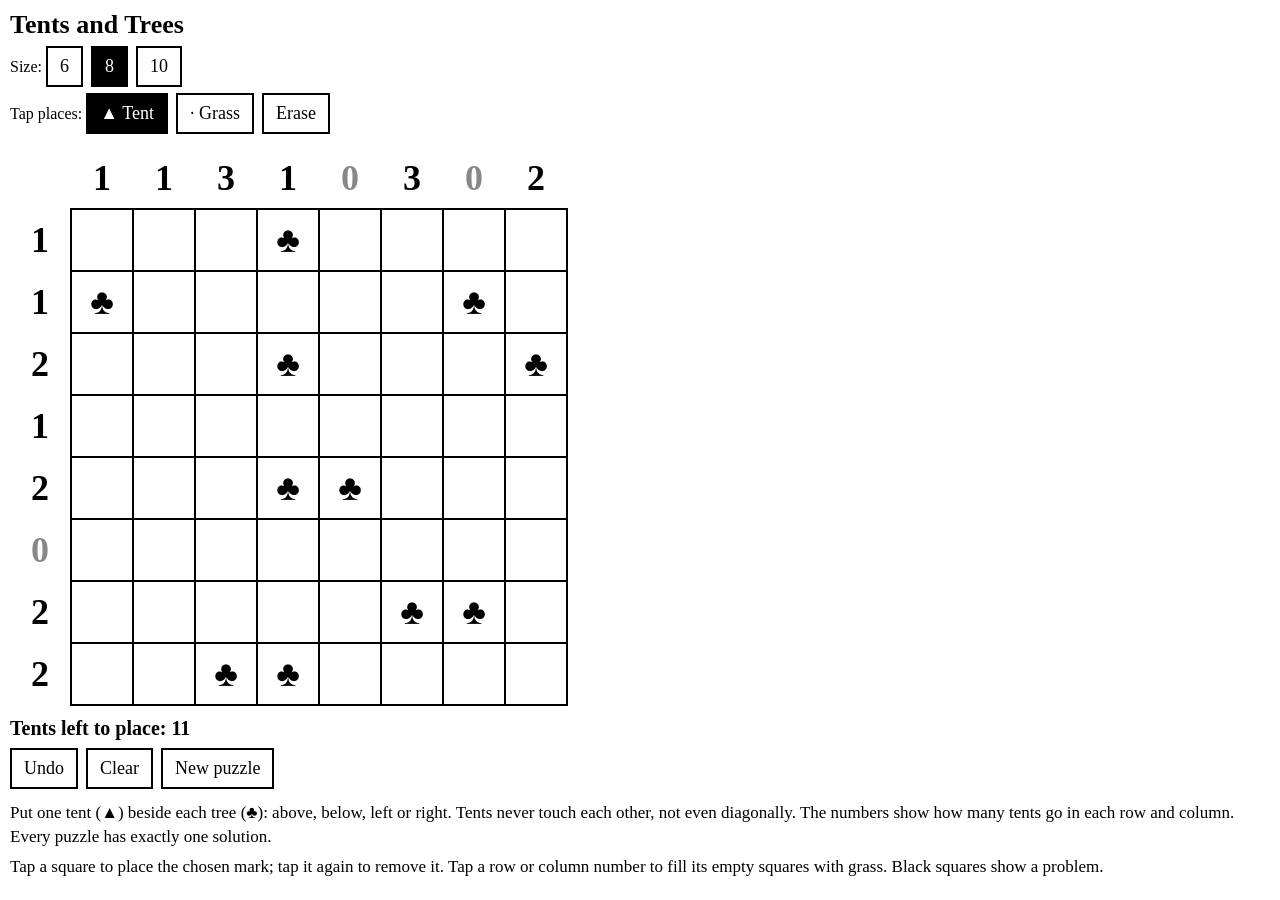
<file: pages/tents-and-trees.html>
<!DOCTYPE html>
<html>
<head>
<meta charset="utf-8">
<meta name="viewport" content="width=device-width, initial-scale=1">
<title>Tents and Trees</title>
<link rel="stylesheet" href="tents-and-trees.css">
</head>
<body>

<h1>Tents and Trees</h1>

<div>
  Size:
  <button class="btn" id="s6" onclick="setSize(6)">6</button>
  <button class="btn" id="s8" onclick="setSize(8)">8</button>
  <button class="btn" id="s10" onclick="setSize(10)">10</button>
</div>
<div>
  Tap places:
  <button class="btn" id="m1" onclick="setMode(1)">&#9650; Tent</button>
  <button class="btn" id="m2" onclick="setMode(2)">&middot; Grass</button>
  <button class="btn" id="m0" onclick="setMode(0)">Erase</button>
</div>

<div id="board"></div>
<p id="status"></p>

<div>
  <button class="btn" onclick="doUndo()">Undo</button>
  <button class="btn" onclick="clearBoard()">Clear</button>
  <button class="btn" onclick="newGame()">New puzzle</button>
</div>

<p>Put one tent (&#9650;) beside each tree (&#9827;): above, below, left or right. Tents never touch each other, not even diagonally. The numbers show how many tents go in each row and column. Every puzzle has exactly one solution.</p>
<p>Tap a square to place the chosen mark; tap it again to remove it. Tap a row or column number to fill its empty squares with grass. Black squares show a problem.</p>

<script>
var N = 8, tree, sol, rows, cols, st, mode = 1, done = false, undoStack = [];

function orth(i) {
  var r = Math.floor(i / N), c = i % N, o = [];
  if (r > 0) o.push(i - N);
  if (r < N - 1) o.push(i + N);
  if (c > 0) o.push(i - 1);
  if (c < N - 1) o.push(i + 1);
  return o;
}
function ring(i) {
  var r = Math.floor(i / N), c = i % N, o = [], dr, dc, rr, cc;
  for (dr = -1; dr <= 1; dr++) for (dc = -1; dc <= 1; dc++) {
    if (dr === 0 && dc === 0) continue;
    rr = r + dr; cc = c + dc;
    if (rr >= 0 && rr < N && cc >= 0 && cc < N) o.push(rr * N + cc);
  }
  return o;
}
function zeros(n) { var a = [], i; for (i = 0; i < n; i++) a.push(0); return a; }
function shuffled(n) {
  var a = [], i, j, t;
  for (i = 0; i < n; i++) a.push(i);
  for (i = n - 1; i > 0; i--) { j = Math.floor(Math.random() * (i + 1)); t = a[i]; a[i] = a[j]; a[j] = t; }
  return a;
}
function anyTent(list, arr) {
  for (var k = 0; k < list.length; k++) if (arr[list[k]] === 1) return true;
  return false;
}

// Each tree must get its own adjacent tent (bipartite matching).
function hasMatching(tent) {
  var trees = [], tents = 0, i, match = {};
  for (i = 0; i < N * N; i++) { if (tree[i]) trees.push(i); if (tent[i]) tents++; }
  if (trees.length !== tents) return false;
  function tryTree(t, seen) {
    var o = orth(t), k, x;
    for (k = 0; k < o.length; k++) {
      x = o[k];
      if (!tent[x] || seen[x]) continue;
      seen[x] = true;
      if (match[x] === undefined || tryTree(match[x], seen)) { match[x] = t; return true; }
    }
    return false;
  }
  for (i = 0; i < trees.length; i++) if (!tryTree(trees[i], {})) return false;
  return true;
}

function countSolutions(limit) {
  var isCand = zeros(N * N), i, r, c, k;
  for (i = 0; i < N * N; i++) {
    if (tree[i]) continue;
    var o = orth(i);
    for (k = 0; k < o.length; k++) if (tree[o[k]]) isCand[i] = 1;
  }
  var rowRem = [], colRem = [];
  for (r = 0; r < N; r++) { rowRem[r] = zeros(N + 1); for (c = N - 1; c >= 0; c--) rowRem[r][c] = rowRem[r][c + 1] + isCand[r * N + c]; }
  for (c = 0; c < N; c++) { colRem[c] = zeros(N + 1); for (r = N - 1; r >= 0; r--) colRem[c][r] = colRem[c][r + 1] + isCand[r * N + c]; }
  var tent = zeros(N * N), colC = zeros(N), sols = 0, nodes = 0, found = null;

  function treesFed(r) {
    for (var c = 0; c < N; c++) {
      var i = r * N + c;
      if (tree[i] && !anyTent(orth(i), tent)) return false;
    }
    return true;
  }
  function rec(i, rowC) {
    if (sols >= limit) return;
    nodes++;
    if (nodes > 300000) { sols = limit; return; }
    var r = Math.floor(i / N), c = i % N, k;
    if (c === 0 && r > 0) {
      if (rowC !== rows[r - 1]) return;
      if (r >= 2 && !treesFed(r - 2)) return;
      rowC = 0;
    }
    if (i === N * N) {
      if (!treesFed(N - 2) || !treesFed(N - 1)) return;
      for (k = 0; k < N; k++) if (colC[k] !== cols[k]) return;
      if (!hasMatching(tent)) return;
      sols++; found = tent.slice(); return;
    }
    if (isCand[i] && rowC < rows[r] && colC[c] < cols[c] &&
        !(c > 0 && tent[i - 1]) &&
        !(r > 0 && (tent[i - N] || (c > 0 && tent[i - N - 1]) || (c < N - 1 && tent[i - N + 1])))) {
      tent[i] = 1; colC[c]++;
      rec(i + 1, rowC + 1);
      tent[i] = 0; colC[c]--;
    }
    if (colC[c] + colRem[c][r + 1] >= cols[c] && rowC + rowRem[r][c + 1] >= rows[r]) rec(i + 1, rowC);
  }
  rec(0, 0);
  return sols;
}

function generate() {
  var attempt, i, k, m, order, count, target, tent, opts, o;
  for (attempt = 0; attempt < 500; attempt++) {
    tent = zeros(N * N); tree = zeros(N * N);
    target = Math.round(N * N * (0.17 + Math.random() * 0.04));
    order = shuffled(N * N); count = 0;
    for (k = 0; k < order.length && count < target; k++) {
      i = order[k];
      if (anyTent(ring(i), tent)) continue;
      tent[i] = 1; count++;
    }
    order = shuffled(N * N);
    for (k = 0; k < order.length; k++) {
      i = order[k];
      if (!tent[i]) continue;
      o = orth(i); opts = [];
      for (m = 0; m < o.length; m++) if (!tent[o[m]] && !tree[o[m]]) opts.push(o[m]);
      if (opts.length === 0) { tent[i] = 0; continue; }
      tree[opts[Math.floor(Math.random() * opts.length)]] = 1;
    }
    rows = zeros(N); cols = zeros(N);
    for (i = 0; i < N * N; i++) if (tent[i]) { rows[Math.floor(i / N)]++; cols[i % N]++; }
    if (countSolutions(2) === 1) { sol = tent; return; }
  }
  sol = tent;
}

// ---------- game ----------
function el(id) { return document.getElementById(id); }

function newGame() {
  generate();
  st = zeros(N * N);
  undoStack = []; done = false;
  drawBoard();
  update();
}

function drawBoard() {
  var w = window.innerWidth || document.documentElement.clientWidth || 600;
  if (w > 700) w = 700;
  var px = Math.floor((w - 30) / (N + 1));
  if (px > 60) px = 60;
  var fs = Math.floor(px * 0.6);
  var dim = ' style="width:' + px + 'px;height:' + px + 'px;font-size:' + fs + 'px"';
  var h = '<table class="b"><tr><td class="corner"' + dim + '></td>';
  var r, c, i;
  for (c = 0; c < N; c++) h += '<td class="clue" id="k' + c + '"' + dim + ' onclick="fillLine(1,' + c + ')">' + cols[c] + '</td>';
  h += '</tr>';
  for (r = 0; r < N; r++) {
    h += '<tr><td class="clue" id="r' + r + '"' + dim + ' onclick="fillLine(0,' + r + ')">' + rows[r] + '</td>';
    for (c = 0; c < N; c++) {
      i = r * N + c;
      if (tree[i]) h += '<td class="tree"' + dim + '>&#9827;</td>';
      else h += '<td id="c' + i + '"' + dim + ' onclick="tap(' + i + ')"></td>';
    }
    h += '</tr>';
  }
  h += '</table>';
  el('board').innerHTML = h;
}

function isBad(i) {
  if (st[i] !== 1) return false;
  if (anyTent(ring(i), st)) return true;
  var o = orth(i);
  for (var k = 0; k < o.length; k++) if (tree[o[k]]) return false;
  return true;
}

function update() {
  var i, k, m, x, y, a, b, ea, eb, placed = 0, total = 0, cell, cls, txt;
  for (i = 0; i < N * N; i++) {
    if (tree[i]) continue;
    cell = el('c' + i);
    cls = ''; txt = '';
    if (st[i] === 1) { txt = '&#9650;'; if (isBad(i)) cls = 'err'; }
    else if (st[i] === 2) { txt = '&middot;'; cls = 'grass'; }
    if (cell.className !== cls) cell.className = cls;
    if (cell.getAttribute('data-s') !== String(st[i]) || cls === 'err') { cell.innerHTML = txt; cell.setAttribute('data-s', String(st[i])); }
  }
  for (k = 0; k < N; k++) {
    a = 0; b = 0; ea = 0; eb = 0;
    for (m = 0; m < N; m++) {
      x = k * N + m; y = m * N + k;
      if (st[x] === 1) a++; else if (st[x] === 0 && !tree[x]) ea++;
      if (st[y] === 1) b++; else if (st[y] === 0 && !tree[y]) eb++;
    }
    placed += a; total += rows[k];
    el('r' + k).className = 'clue' + ((a > rows[k] || a + ea < rows[k]) ? ' over' : (a === rows[k] ? ' done' : ''));
    el('k' + k).className = 'clue' + ((b > cols[k] || b + eb < cols[k]) ? ' over' : (b === cols[k] ? ' done' : ''));
  }
  for (i = 0; i < N * N; i++) if ((st[i] === 1) !== (sol[i] === 1)) {
    el('status').innerHTML = 'Tents left to place: ' + (total - placed);
    return;
  }
  done = true;
  for (i = 0; i < N * N; i++) if (!tree[i] && st[i] === 0) {
    st[i] = 2; el('c' + i).className = 'grass'; el('c' + i).innerHTML = '&middot;';
  }
  el('status').innerHTML = 'Solved! Every tree has its tent.';
}

function tap(i) {
  if (done) return;
  var v = (st[i] === mode) ? 0 : mode;
  if (v === st[i]) return;
  undoStack.push([[i, st[i]]]);
  st[i] = v;
  update();
}

function fillLine(isCol, n) {
  if (done) return;
  var batch = [], m, i;
  for (m = 0; m < N; m++) {
    i = isCol ? m * N + n : n * N + m;
    if (!tree[i] && st[i] === 0) { batch.push([i, 0]); st[i] = 2; }
  }
  if (batch.length) { undoStack.push(batch); update(); }
}

function doUndo() {
  if (done || undoStack.length === 0) return;
  var b = undoStack.pop();
  for (var k = b.length - 1; k >= 0; k--) st[b[k][0]] = b[k][1];
  update();
}

function clearBoard() {
  if (done) return;
  var batch = [];
  for (var i = 0; i < N * N; i++) if (st[i] !== 0) { batch.push([i, st[i]]); st[i] = 0; }
  if (batch.length) { undoStack.push(batch); update(); }
}

function setMode(m) {
  mode = m;
  el('m0').className = 'btn' + (m === 0 ? ' on' : '');
  el('m1').className = 'btn' + (m === 1 ? ' on' : '');
  el('m2').className = 'btn' + (m === 2 ? ' on' : '');
}

function setSize(n) {
  N = n;
  el('s6').className = 'btn' + (n === 6 ? ' on' : '');
  el('s8').className = 'btn' + (n === 8 ? ' on' : '');
  el('s10').className = 'btn' + (n === 10 ? ' on' : '');
  newGame();
}

setMode(1);
setSize(8);
</script>
</body>
</html>
</file>
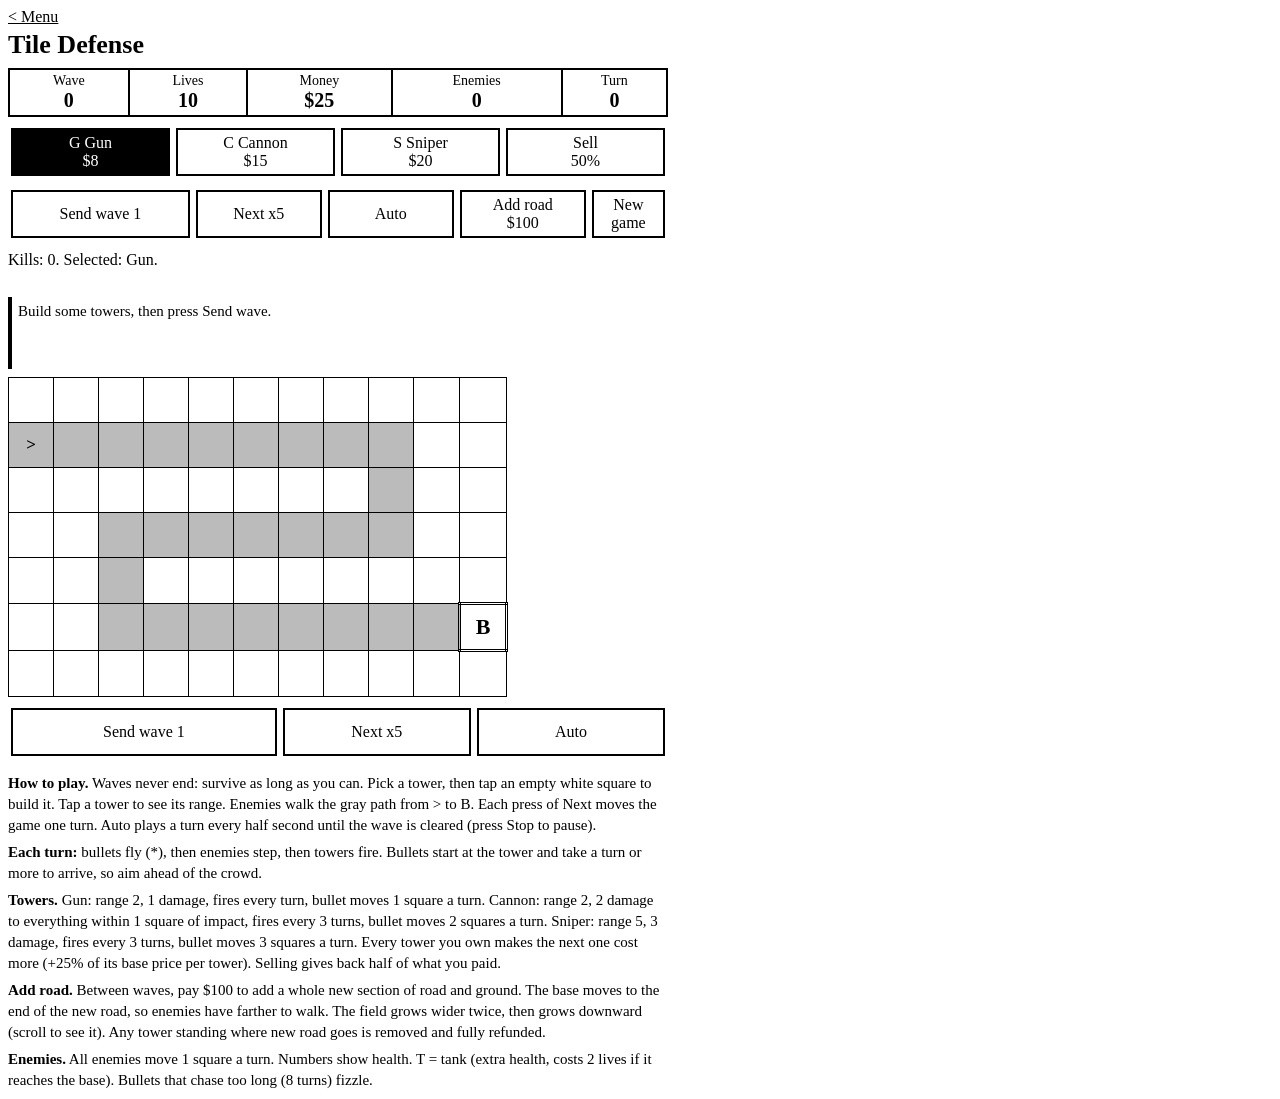
<file: pages/tiledefense.html>
<!DOCTYPE html>
<html>
<head>
<meta charset="utf-8">
<meta name="viewport" content="width=device-width, initial-scale=1">
<title>Tile Defense</title>
<link rel="stylesheet" href="tiledefense.css">
</head>
<body>

<p class="back"><a href="../index.html">&lt; Menu</a></p>
<h1>Tile Defense</h1>

<table class="stats"><tr>
  <td>Wave<br><b id="sWave">0</b></td>
  <td>Lives<br><b id="sLives">10</b></td>
  <td>Money<br><b id="sMoney">$25</b></td>
  <td>Enemies<br><b id="sLeft">0</b></td>
  <td>Turn<br><b id="sTick">0</b></td>
</tr></table>

<table class="tools"><tr>
  <td><button id="tG" onclick="setTool('G')">G Gun<br>$8</button></td>
  <td><button id="tC" onclick="setTool('C')">C Cannon<br>$15</button></td>
  <td><button id="tS" onclick="setTool('S')">S Sniper<br>$20</button></td>
  <td><button id="tX" onclick="setTool('X')">Sell<br>50%</button></td>
</tr></table>

<table class="controls"><tr>
  <td class="wide"><button id="bNext" onclick="nextOne()">Send wave 1</button></td>
  <td><button id="bFive" onclick="nextFive()">Next x5</button></td>
  <td><button id="bAuto" onclick="toggleAuto()">Auto</button></td>
  <td><button id="bRoad" onclick="expand()">Add road<br>$100</button></td>
  <td><button onclick="newGame()">New game</button></td>
</tr></table>

<div id="info"></div>
<div id="log"></div>

<div id="board"></div>

<table class="controls"><tr>
  <td class="wide"><button id="bNext2" onclick="nextOne()">Send wave 1</button></td>
  <td><button id="bFive2" onclick="nextFive()">Next x5</button></td>
  <td><button id="bAuto2" onclick="toggleAuto()">Auto</button></td>
</tr></table>

<div class="help">
  <p><b>How to play.</b> Waves never end: survive as long as you can. Pick a tower, then tap an empty white square to build it. Tap a tower to see its range. Enemies walk the gray path from &gt; to B. Each press of Next moves the game one turn. Auto plays a turn every half second until the wave is cleared (press Stop to pause).</p>
  <p><b>Each turn:</b> bullets fly (*), then enemies step, then towers fire. Bullets start at the tower and take a turn or more to arrive, so aim ahead of the crowd.</p>
  <p><b>Towers.</b> Gun: range 2, 1 damage, fires every turn, bullet moves 1 square a turn. Cannon: range 2, 2 damage to everything within 1 square of impact, fires every 3 turns, bullet moves 2 squares a turn. Sniper: range 5, 3 damage, fires every 3 turns, bullet moves 3 squares a turn. Every tower you own makes the next one cost more (+25% of its base price per tower). Selling gives back half of what you paid.</p>
  <p><b>Add road.</b> Between waves, pay $100 to add a whole new section of road and ground. The base moves to the end of the new road, so enemies have farther to walk. The field grows wider twice, then grows downward (scroll to see it). Any tower standing where new road goes is removed and fully refunded.</p>
  <p><b>Enemies.</b> All enemies move 1 square a turn. Numbers show health. T = tank (extra health, costs 2 lives if it reaches the base). Bullets that chase too long (8 turns) fizzle.</p>
</div>

<script>
var W, H;
var PRICE_STEP = 0.25; // each tower you own adds 25% of a tower's base price
var ROAD_COST = 100, MAX_WIDE = 2, hSections;
var TYPES = {
  G: { name: 'Gun',    cost: 8,  range: 2, dmg: 1, cd: 1, speed: 1, splash: 0 },
  C: { name: 'Cannon', cost: 15, range: 2, dmg: 2, cd: 3, speed: 2, splash: 1 },
  S: { name: 'Sniper', cost: 20, range: 5, dmg: 3, cd: 3, speed: 3, splash: 0 }
};
var WAYPOINTS = [[0,1],[8,1],[8,3],[2,3],[2,5],[10,5]];

var path, pathIdx, towers, enemies, bullets, queue;
var money, lives, wave, waveActive, spawnTimer, tickNo, tool, selected, logs, over, nextId, kills;

function sgn(n) { return n > 0 ? 1 : (n < 0 ? -1 : 0); }
function key(x, y) { return x + ',' + y; }

function towerCount() {
  var n = 0;
  for (var k in towers) n++;
  return n;
}

// Current price of a tower type: base price, plus 25% of base for every tower you own.
function price(t) {
  var b = TYPES[t].cost;
  return b + Math.floor(b * PRICE_STEP * towerCount());
}

function buildPath() {
  path = [[WAYPOINTS[0][0], WAYPOINTS[0][1]]];
  for (var i = 1; i < WAYPOINTS.length; i++) {
    var x = WAYPOINTS[i-1][0], y = WAYPOINTS[i-1][1];
    var bx = WAYPOINTS[i][0], by = WAYPOINTS[i][1];
    while (x !== bx || y !== by) {
      x += sgn(bx - x); y += sgn(by - y);
      path.push([x, y]);
    }
  }
  indexPath();
}

function indexPath() {
  pathIdx = {};
  for (var j = 0; j < path.length; j++) pathIdx[key(path[j][0], path[j][1])] = j;
}

// Extend the road in a straight line from its current end to (tx, ty).
// Towers in the way are removed with a full refund. Returns the refund.
function roadTo(tx, ty) {
  var end = path[path.length - 1], x = end[0], y = end[1], refund = 0;
  while (x !== tx || y !== ty) {
    x += sgn(tx - x); y += sgn(ty - y);
    var k = key(x, y);
    if (towers[k]) {
      refund += towers[k].paid;
      if (selected === k) selected = null;
      delete towers[k];
    }
    path.push([x, y]);
  }
  return refund;
}

function expand() {
  if (over) return;
  if (waveActive) { addLog('You can add road between waves.'); render(); return; }
  if (money < ROAD_COST) { addLog('A road section costs $' + ROAD_COST + '. You have $' + money + '.'); render(); return; }
  money -= ROAD_COST;
  var end = path[path.length - 1], ex = end[0], ey = end[1], refund = 0, dir;
  if (hSections < MAX_WIDE) {
    // 3 new columns on the right
    W += 3;
    var y2 = (ey >= H / 2) ? 1 : H - 2;
    refund += roadTo(ex + 2, ey);
    refund += roadTo(ex + 2, y2);
    refund += roadTo(ex + 3, y2);
    hSections++;
    dir = 'wider';
  } else {
    // 4 new rows at the bottom, road zigzags across
    var y0 = H;
    H += 4;
    var x1 = (ex > W / 2) ? 1 : W - 2;
    refund += roadTo(ex, y0 + 1);
    refund += roadTo(x1, y0 + 1);
    refund += roadTo(x1, y0 + 3);
    dir = 'longer, scroll down to see it';
  }
  indexPath();
  money += refund;
  addLog('Road added: the field is now ' + dir + '.' + (refund ? ' Towers in the way refunded $' + refund + '.' : ''));
  buildBoard();
  render();
}

function cellSize() {
  var avail = (document.documentElement.clientWidth || window.innerWidth || 600) - 20;
  if (avail > 640) avail = 640;
  var c = Math.floor(avail / W);
  if (c > 44) c = 44;
  if (c < 30) c = 30;
  return c;
}

function buildBoard() {
  var c = cellSize();
  var st = ' style="width:' + c + 'px;height:' + c + 'px"';
  var h = '<table class="grid' + (c < 40 ? ' small' : '') + '">';
  for (var y = 0; y < H; y++) {
    h += '<tr>';
    for (var x = 0; x < W; x++) {
      h += '<td id="c' + x + '_' + y + '"' + st + ' onclick="tapCell(' + x + ',' + y + ')"></td>';
    }
    h += '</tr>';
  }
  h += '</table>';
  document.getElementById('board').innerHTML = h;
}

function addLog(m) {
  logs.unshift(m);
  if (logs.length > 4) logs.length = 4;
}

function newGame() {
  stopAuto();
  W = 11; H = 7; hSections = 0;
  towers = {};
  buildPath();
  buildBoard();
  money = 25; lives = 10; wave = 0; waveActive = false;
  towers = {}; enemies = []; bullets = []; queue = [];
  spawnTimer = 0; tickNo = 0; tool = 'G'; selected = null;
  logs = []; over = false; nextId = 1; kills = 0;
  addLog('Build some towers, then press Send wave.');
  render();
}

function makeWave(w) {
  var q = [], n = 4 + w;
  for (var i = 0; i < n; i++) {
    var t = 'n';
    if (w % 3 === 0 && i % 4 === 3) t = 't';
    q.push(t);
  }
  return q;
}

function startWave() {
  wave++;
  queue = makeWave(wave);
  waveActive = true;
  spawnTimer = 0;
  addLog('Wave ' + wave + ' is coming: ' + queue.length + ' enemies.');
}

function spawn() {
  if (queue.length === 0) return;
  if (spawnTimer > 0) { spawnTimer--; return; }
  var t = queue.shift();
  var e = { id: nextId++, type: t, pos: 0, acc: 0, alive: true };
  var bonus = Math.floor(wave / 4);
  if (t === 't') { e.hp = 8 + 3 * wave; e.speed = 1; e.reward = 4 + bonus; }
  else { e.hp = 2 + wave; e.speed = 1; e.reward = 1 + bonus; }
  enemies.push(e);
  spawnTimer = 1;
}

function findEnemy(id) {
  for (var i = 0; i < enemies.length; i++) if (enemies[i].id === id) return enemies[i];
  return null;
}

function hurt(e, dmg) {
  if (!e.alive) return;
  e.hp -= dmg;
  if (e.hp <= 0) { e.alive = false; money += e.reward; kills++; }
}

function impact(b) {
  var i, e, p;
  if (b.splash) {
    for (i = 0; i < enemies.length; i++) {
      e = enemies[i]; if (!e.alive) continue;
      p = path[e.pos];
      if (Math.abs(p[0] - b.x) <= b.splash && Math.abs(p[1] - b.y) <= b.splash) hurt(e, b.dmg);
    }
    return;
  }
  e = findEnemy(b.target);
  if (!e || !e.alive) {
    // original target is gone: hit anyone standing here instead
    e = null;
    for (i = 0; i < enemies.length; i++) {
      p = path[enemies[i].pos];
      if (enemies[i].alive && p[0] === b.x && p[1] === b.y) { e = enemies[i]; break; }
    }
  }
  if (e) {
    p = path[e.pos];
    if (p[0] === b.x && p[1] === b.y) hurt(e, b.dmg);
  }
}

function moveBullets() {
  var keep = [];
  for (var i = 0; i < bullets.length; i++) {
    var b = bullets[i], done = false;
    b.age++;
    for (var s = 0; s < b.speed && !done; s++) {
      var e = findEnemy(b.target);
      if (e && e.alive) { b.tx = path[e.pos][0]; b.ty = path[e.pos][1]; }
      if (b.x === b.tx && b.y === b.ty) { impact(b); done = true; break; }
      b.x += sgn(b.tx - b.x);
      b.y += sgn(b.ty - b.y);
      if (b.x === b.tx && b.y === b.ty) { impact(b); done = true; }
    }
    if (!done && b.age < 8) keep.push(b);
  }
  bullets = keep;
}

function moveEnemies() {
  for (var i = 0; i < enemies.length; i++) {
    var e = enemies[i];
    if (!e.alive) continue;
    e.acc += e.speed;
    while (e.acc >= 1 && e.alive) {
      e.acc -= 1;
      e.pos++;
      if (e.pos >= path.length - 1) {
        e.alive = false;
        var loss = e.type === 't' ? 2 : 1;
        lives -= loss;
        addLog('An enemy reached the base: -' + loss + (loss > 1 ? ' lives.' : ' life.'));
      }
    }
  }
}

function fireTowers() {
  for (var k in towers) {
    var t = towers[k], T = TYPES[t.type];
    if (t.cd > 0) t.cd--;
    if (t.cd > 0) continue;
    var xy = k.split(','), tx = +xy[0], ty = +xy[1];
    var best = null, r2 = T.range * T.range + 1;
    for (var i = 0; i < enemies.length; i++) {
      var e = enemies[i];
      if (!e.alive) continue;
      var p = path[e.pos], dx = p[0] - tx, dy = p[1] - ty;
      if (dx * dx + dy * dy <= r2 && (!best || e.pos > best.pos)) best = e;
    }
    if (best) {
      bullets.push({ x: tx, y: ty, target: best.id, tx: path[best.pos][0], ty: path[best.pos][1],
                     dmg: T.dmg, speed: T.speed, splash: T.splash, age: 0 });
      t.cd = T.cd;
    }
  }
}

function prune() {
  var keep = [];
  for (var i = 0; i < enemies.length; i++) if (enemies[i].alive) keep.push(enemies[i]);
  enemies = keep;
}

// Advance one turn. Returns false when the game should pause (wave over, game over).
function tick() {
  if (over) return false;
  if (!waveActive) startWave();
  tickNo++;
  moveBullets();
  moveEnemies();
  prune();
  spawn();
  fireTowers();
  if (lives <= 0) {
    lives = 0; over = true;
    addLog('Game over on wave ' + wave + '. Press New game to try again.');
    return false;
  }
  if (queue.length === 0 && enemies.length === 0) {
    waveActive = false;
    bullets = [];
    var bonus = 4 + wave;
    money += bonus;
    addLog('Wave ' + wave + ' cleared. Bonus +$' + bonus + '.');
    return false;
  }
  return true;
}

function nextOne() { tick(); render(); }
function nextFive() {
  for (var i = 0; i < 5; i++) if (!tick()) break;
  render();
}

// Auto play: one turn every half second, pauses when a wave is cleared.
var AUTO_MS = 1000, autoTimer = null;

function stopAuto() {
  if (autoTimer) { clearInterval(autoTimer); autoTimer = null; }
}

function autoStep() {
  if (!tick()) stopAuto();
  render();
}

function toggleAuto() {
  if (autoTimer) { stopAuto(); render(); return; }
  if (over) return;
  autoTimer = setInterval(autoStep, AUTO_MS);
  autoStep();
}

function setTool(t) { tool = t; selected = null; render(); }

function tapCell(x, y) {
  if (over) return;
  var k = key(x, y);
  if (pathIdx[k] !== undefined) {
    selected = null;
    addLog('You can\'t build on the path.');
    render(); return;
  }
  if (towers[k]) {
    if (tool === 'X') {
      var refund = Math.floor(towers[k].paid / 2);
      money += refund;
      addLog('Sold ' + TYPES[towers[k].type].name + ' for $' + refund + '.');
      delete towers[k];
      selected = null;
    } else {
      selected = (selected === k) ? null : k;
    }
    render(); return;
  }
  if (tool === 'X') { addLog('Tap a tower to sell it.'); render(); return; }
  var T = TYPES[tool], cost = price(tool);
  if (money < cost) { addLog(T.name + ' costs $' + cost + '. You have $' + money + '.'); render(); return; }
  money -= cost;
  towers[k] = { type: tool, cd: 0, paid: cost };
  selected = k;
  addLog('Built ' + T.name + ' for $' + cost + '.');
  render();
}

function render() {
  var x, y, i, k, p;
  document.getElementById('sWave').innerHTML = wave;
  document.getElementById('sLives').innerHTML = lives;
  document.getElementById('sMoney').innerHTML = '$' + money;
  document.getElementById('sLeft').innerHTML = enemies.length + queue.length;
  document.getElementById('sTick').innerHTML = tickNo;

  // group enemies and bullets by square
  var em = {}, bm = {};
  for (i = 0; i < enemies.length; i++) {
    var e = enemies[i]; p = path[e.pos]; k = key(p[0], p[1]);
    if (!em[k]) em[k] = { top: e, n: 0 };
    em[k].n++;
    if (e.hp > em[k].top.hp) em[k].top = e;
  }
  for (i = 0; i < bullets.length; i++) {
    k = key(bullets[i].x, bullets[i].y);
    bm[k] = (bm[k] || 0) + 1;
  }

  // range of selected tower
  var sx = -99, sy = -99, sr2 = -1;
  if (selected && towers[selected]) {
    var s = selected.split(','); sx = +s[0]; sy = +s[1];
    var R = TYPES[towers[selected].type].range; sr2 = R * R + 1;
  }

  var endK = key(path[path.length-1][0], path[path.length-1][1]);
  var startK = key(path[0][0], path[0][1]);

  for (y = 0; y < H; y++) {
    for (x = 0; x < W; x++) {
      k = key(x, y);
      var cell = document.getElementById('c' + x + '_' + y);
      var cls = pathIdx[k] !== undefined ? 'path' : 'ground';
      var dx = x - sx, dy = y - sy;
      if (dx * dx + dy * dy <= sr2) cls += ' rng';
      var txt = '';
      var bulletMark = bm[k] ? (bm[k] > 1 ? '**' : '*') : '';
      if (towers[k]) {
        txt = towers[k].type + (bulletMark ? '<small>' + bulletMark + '</small>' : '');
        cls += ' tower';
        if (k === selected) cls += ' sel';
      } else if (em[k]) {
        var t = em[k].top;
        txt = (t.type === 't' ? 'T' : '') + t.hp + (em[k].n > 1 ? '+' : '');
        if (bulletMark) txt += '<small>*</small>';
        cls += ' enemy';
      } else if (bulletMark) {
        txt = bulletMark;
        cls += ' bullet';
      } else if (k === endK) {
        txt = 'B';
        cls += ' base';
      } else if (k === startK) {
        txt = '&gt;';
      }
      cell.className = cls;
      cell.innerHTML = txt;
    }
  }

  var ids = ['G', 'C', 'S', 'X'];
  for (i = 0; i < ids.length; i++) {
    document.getElementById('t' + ids[i]).className = (tool === ids[i]) ? 'on' : '';
  }
  document.getElementById('tG').innerHTML = 'G Gun<br>$' + price('G');
  document.getElementById('tC').innerHTML = 'C Cannon<br>$' + price('C');
  document.getElementById('tS').innerHTML = 'S Sniper<br>$' + price('S');

  var label = over ? 'Game over' : (waveActive ? 'Next turn' : 'Send wave ' + (wave + 1));
  var ns = ['bNext', 'bNext2', 'bFive', 'bFive2'];
  for (i = 0; i < ns.length; i++) {
    var btn = document.getElementById(ns[i]);
    if (i < 2) btn.innerHTML = label;
    btn.disabled = over;
  }
  var autoIds = ['bAuto', 'bAuto2'];
  for (i = 0; i < autoIds.length; i++) {
    var ab = document.getElementById(autoIds[i]);
    ab.innerHTML = autoTimer ? 'Stop' : 'Auto';
    ab.className = autoTimer ? 'on' : '';
    ab.disabled = over;
  }
  document.getElementById('bRoad').disabled = over || waveActive;

  var info = '';
  if (selected && towers[selected]) {
    var tw = towers[selected], T = TYPES[tw.type];
    info = '<b>' + T.name + '</b>: range ' + T.range + ', ' + T.dmg + ' damage' +
      (T.splash ? ' (splash)' : '') + ', fires every ' + T.cd + (T.cd > 1 ? ' turns' : ' turn') +
      ', bullet speed ' + T.speed + '. ' +
      (tw.cd > 0 ? 'Reloading: ' + tw.cd + '.' : 'Ready.') +
      ' Sells for $' + Math.floor(tw.paid / 2) + '. Range is shaded.';
  } else {
    info = 'Kills: ' + kills + '. Selected: ' + (tool === 'X' ? 'Sell' : TYPES[tool].name) + '.';
  }
  document.getElementById('info').innerHTML = info;
  document.getElementById('log').innerHTML = logs.join('<br>');
}

newGame();
</script>
</body>
</html>
</file>
<file: style.css>
body{margin:0;padding:14px;background:#fff;color:#000;font-family:Georgia,serif}
h1{font-size:30px;margin:0 0 4px 0}
.intro{font-size:18px;margin:0 0 14px 0}
.menu{border-top:2px solid #000}
.item{display:block;padding:16px 8px;border-bottom:2px solid #000;color:#000;text-decoration:none}
.title{display:block;font-size:22px;font-weight:bold}
.desc{display:block;font-size:17px;margin-top:4px}
</file>
<file: pages/farm.css>
body {
  font-family: Georgia, serif;
  margin: 0.8em;
  color: #000;
  background: #fff;
  line-height: 1.4;
}
h1 { font-size: 1.6em; margin: 0.2em 0; }
h2 { font-size: 1.2em; margin: 0.8em 0 0.3em; }
h3 { font-size: 1em; margin: 0.6em 0 0.2em; }
a { color: #000; }
.top { margin: 0; }

#hud span {
  display: inline-block;
  margin-right: 1em;
  font-weight: bold;
}

table.world {
  border-collapse: collapse;
  margin: 0.4em 0;
  font-family: "Courier New", monospace;
  font-weight: bold;
}
table.world td {
  width: 1.9em;
  height: 1.9em;
  text-align: center;
  border: 1px solid #eee;
  padding: 0;
}
table.world td.r { border: 1px solid #777; }

td.air { background: #fff; }
td.grass { background: #ccc; border-top: 3px solid #000; }
td.dirt { background: #e4e4e4; }
td.stone { background: #999; color: #fff; }
td.coal, td.iron, td.gold { background: #999; color: #000; font-size: 1.2em; }
td.gem { background: #000; color: #fff; font-size: 1.2em; }
td.bedrock { background: #333; color: #333; }
td.wood { background: #bbb; }
td.shop, td.bed { background: #fff; font-size: 1.2em; border: 2px solid #000; }
td.crop { background: #fff; }
td.ripe { background: #fff; font-size: 1.2em; text-decoration: underline; }
td.me { background: #000; color: #fff; font-size: 1.2em; }

#msg { min-height: 1.4em; margin: 0.3em 0; font-style: italic; }

.row { margin: 0.4em 0; }
button {
  font-family: Georgia, serif;
  font-size: 1em;
  padding: 0.45em 0.8em;
  margin: 0.15em 0.15em 0.15em 0;
  border: 2px solid #000;
  background: #fff;
  color: #000;
}
button.on { background: #000; color: #fff; }
button[disabled] { border-color: #aaa; color: #aaa; }

table.list { border-collapse: collapse; }
table.list td { padding: 0.25em 0.8em 0.25em 0; border-bottom: 1px solid #ccc; }

.help { margin-top: 1.5em; border-top: 2px solid #000; }
.legend { font-family: "Courier New", monospace; font-size: 0.9em; }
</file>
<file: pages/infinite-minesweeper.css>
/* High contrast, no motion, no flexbox/grid: built for e-ink. */

body {
  margin: 8px;
  background: #fff;
  color: #000;
  font-family: Georgia, "Times New Roman", serif;
  font-size: 18px;
}

#top { margin-bottom: 6px; }
.back { color: #000; margin-right: 12px; }
.title { font-size: 22px; font-weight: bold; }

#bar, #modes, #pad { border-collapse: collapse; margin: 4px auto; }
#bar td { padding: 2px 10px; }

button {
  font-family: inherit;
  font-size: 18px;
  padding: 8px 14px;
  background: #fff;
  color: #000;
  border: 2px solid #000;
}
button.on { background: #000; color: #fff; }

#modes td, #pad td { padding: 3px; text-align: center; }
#modes button { width: 110px; }
#pad button { width: 90px; }

#msg { display: none; }
#msg.show {
  display: block;
  margin: 6px auto;
  padding: 8px;
  border: 3px solid #000;
  text-align: center;
  font-weight: bold;
}

#board {
  border-collapse: collapse;
  margin: 6px auto;
  border: 3px solid #000;
}

/* Cell size must match CELL in the script (40px + 2px border). */
td.c {
  width: 40px;
  height: 40px;
  padding: 0;
  border: 1px solid #000;
  background: #bbb;
  text-align: center;
  vertical-align: middle;
  font-size: 22px;
  font-weight: bold;
  font-family: Arial, Helvetica, sans-serif;
}

td.o { background: #fff; }
td.home { border: 3px double #000; }

/* Bigger numbers look heavier so they read at a glance. */
td.n1 { color: #666; }
td.n2 { color: #444; }
td.n3, td.n4, td.n5, td.n6, td.n7, td.n8 { color: #000; text-decoration: underline; }

td.f   { background: #555; color: #fff; }
td.m   { background: #ddd; }
td.bad { background: #ddd; text-decoration: line-through; }
td.hit { background: #000; color: #fff; }

#newgame { text-align: center; margin: 10px 0 4px; }
#newgame button { margin: 3px; }

.help { font-size: 15px; text-align: center; margin: 8px auto; max-width: 34em; }
</file>
<file: pages/minesweep.css>
body { margin: 0; padding: 10px; background: #fff; color: #000; font-family: Georgia, serif; }
h1 { font-size: 26px; margin: 0 0 4px 0; }
p { margin: 0 0 10px 0; font-size: 16px; line-height: 1.4; }
button { font-family: Georgia, serif; font-size: 18px; padding: 8px 12px; margin: 0 4px 6px 0; background: #fff; color: #000; border: 2px solid #000; border-radius: 0; }
button.on { background: #000; color: #fff; }
#info { font-size: 18px; font-weight: bold; margin: 4px 0 8px 0; }
#msg { font-size: 17px; font-weight: bold; min-height: 24px; margin: 10px 0; }
table { border-collapse: collapse; margin: 0 auto; }
td { border: 1px solid #000; padding: 0; text-align: center; vertical-align: middle; font-weight: bold; font-family: Arial, Helvetica, sans-serif; }
td.c { background: #bbb; }
td.o { background: #fff; }
td.f { background: #000; color: #fff; }
td.m { background: #fff; }
td.x { background: #000; color: #fff; }
td.w { background: #fff; text-decoration: line-through; }
td.hs { border: 4px dashed #000; }
td.hm { border: 4px double #000; }
</file>
<file: pages/tents-and-trees.css>
body{margin:10px;background:#fff;color:#000;font-family:Georgia,serif}
h1{font-size:26px;margin:0 0 6px 0}
p{font-size:17px;margin:6px 0;line-height:1.4}
.btn{font-family:Georgia,serif;font-size:18px;padding:8px 12px;margin:0 4px 6px 0;border:2px solid #000;background:#fff;color:#000}
.on{background:#000;color:#fff}
table.b{border-collapse:collapse;margin:8px 0}
table.b td{border:2px solid #000;text-align:center;vertical-align:middle;padding:0;font-weight:bold}
table.b td.clue{border:0;font-family:Georgia,serif}
table.b td.corner{border:0}
td.tree{background:#fff}
td.grass{background:#ccc}
td.err{background:#000;color:#fff}
td.done{color:#888}
td.over{text-decoration:underline;background:#000;color:#fff}
#status{font-size:20px;font-weight:bold}
</file>
<file: pages/tiledefense.css>
body {
  font-family: Georgia, serif;
  color: #000;
  background: #fff;
  margin: 8px;
  max-width: 660px;
}
h1 { font-size: 26px; margin: 4px 0 8px 0; }
.back { margin: 0; font-size: 16px; }
.back a { color: #000; }

table { border-collapse: collapse; }

.stats { width: 100%; margin-bottom: 8px; }
.stats td {
  border: 2px solid #000;
  text-align: center;
  font-size: 14px;
  padding: 3px;
}
.stats b { font-size: 20px; }

.grid td {
  width: 44px;
  height: 44px;
  border: 1px solid #000;
  text-align: center;
  vertical-align: middle;
  font-size: 17px;
  font-weight: bold;
  padding: 0;
}
.grid td.ground { background: #fff; }
.grid td.path { background: #bbb; }
.grid td.ground.rng { background: #e6e6e6; }
.grid td.path.rng { background: #888; }
.grid td.tower { font-size: 24px; border: 3px solid #000; }
.grid td.sel { text-decoration: underline; }
.grid td.enemy { background: #000; color: #fff; font-size: 15px; }
.grid td.bullet { font-size: 22px; }
.grid td.base { font-size: 22px; background: #fff; border: 3px double #000; }
.grid small { font-size: 14px; }
.grid.small td { font-size: 13px; }
.grid.small td.tower, .grid.small td.bullet, .grid.small td.base { font-size: 18px; }
.grid.small td.enemy { font-size: 12px; }
.grid.small small { font-size: 11px; }

.tools, .controls { width: 100%; margin-top: 8px; }
.tools td, .controls td { padding: 3px; width: 20%; }
.controls td.wide { width: 28%; }
#board { margin-top: 8px; overflow-x: auto; }

button {
  width: 100%;
  min-height: 48px;
  font-family: Georgia, serif;
  font-size: 16px;
  background: #fff;
  color: #000;
  border: 2px solid #000;
  padding: 4px;
}
button.on { background: #000; color: #fff; }
button[disabled] { color: #777; border-color: #777; }

#info {
  margin-top: 10px;
  font-size: 16px;
  min-height: 40px;
}
#log {
  margin-top: 6px;
  padding: 6px;
  border-left: 4px solid #000;
  font-size: 15px;
  min-height: 60px;
}
.help { margin-top: 14px; font-size: 15px; line-height: 1.4; }
.help p { margin: 6px 0; }
</file>
